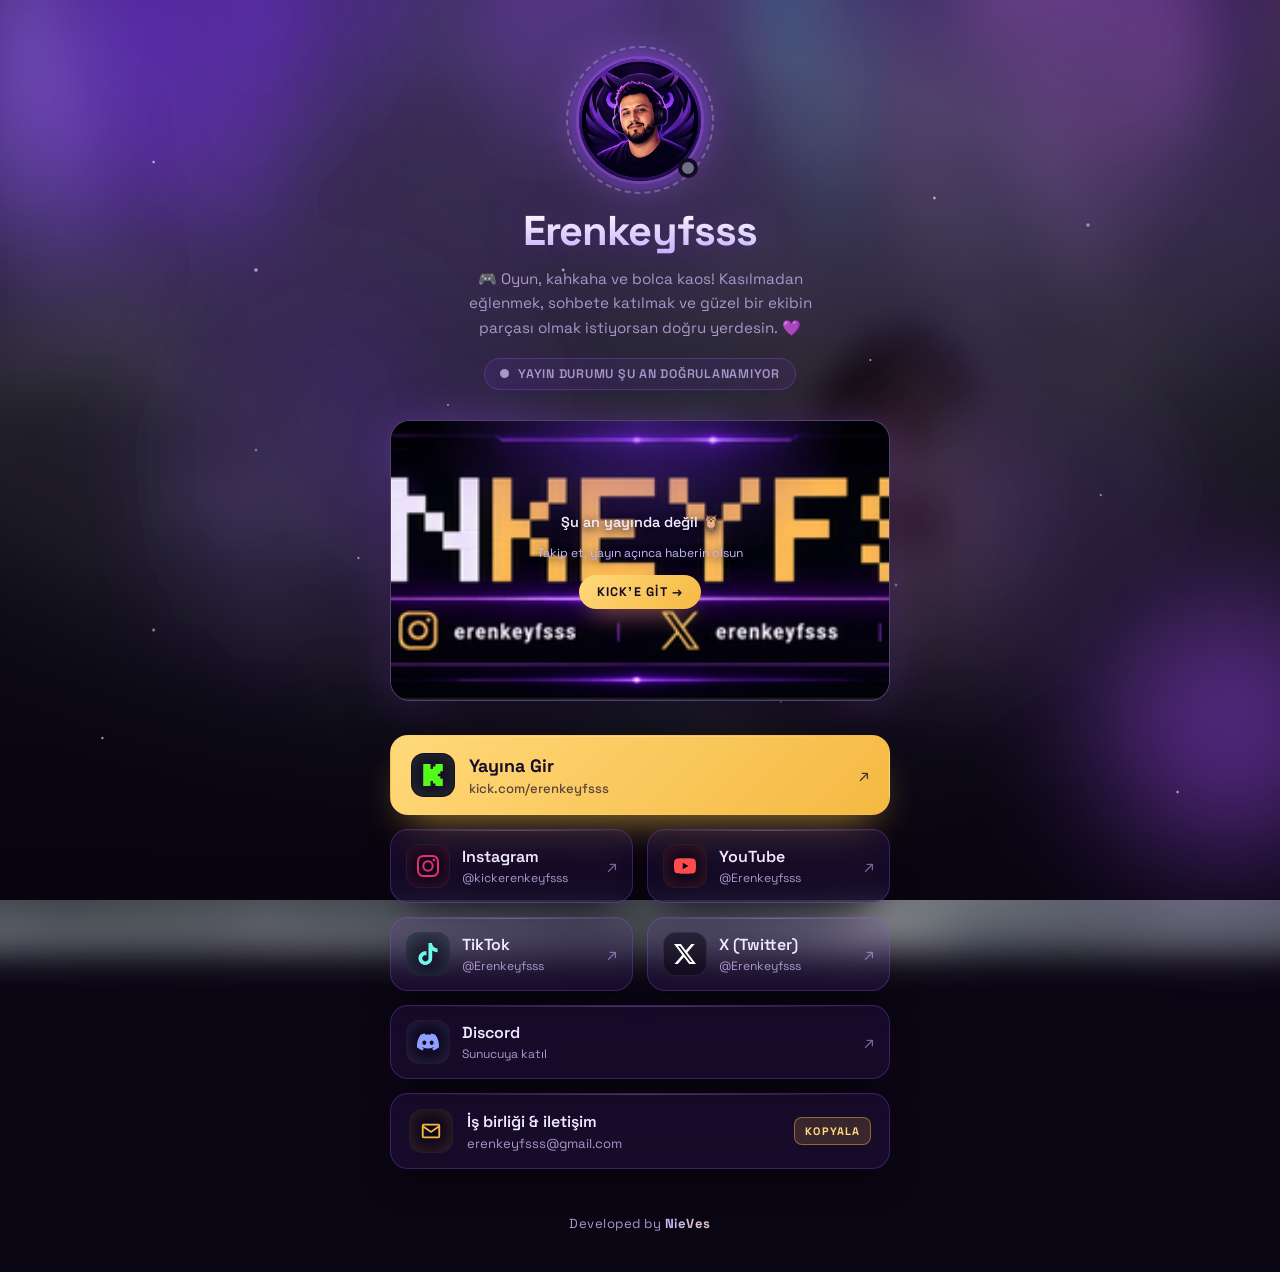
<file: index.html>
<!DOCTYPE html>
<html lang="tr">
<head>
  <meta charset="UTF-8">
  <meta name="viewport" content="width=device-width, initial-scale=1">
  <title>Erenkeyfsss — Tüm Linklerim</title>
  <meta name="description" content="🎮 Oyun, kahkaha ve bolca kaos! Kick, Instagram, YouTube, TikTok, X ve Discord — tüm linklerim tek yerde.">
  <meta name="theme-color" content="#0b0614">

  <!-- Open Graph / sosyal paylaşım -->
  <meta property="og:type" content="profile">
  <meta property="og:title" content="Erenkeyfsss — Tüm Linklerim">
  <meta property="og:description" content="🎮 Oyun, kahkaha ve bolca kaos! Yayına gel, sohbete katıl. 🦉">
  <meta property="og:image" content="assets/banner.webp">

  <!-- Baykuş favicon -->
  <link rel="icon" href="assets/favicon.svg" type="image/svg+xml">

  <link rel="preconnect" href="https://fonts.googleapis.com">
  <link rel="preconnect" href="https://fonts.gstatic.com" crossorigin>
  <link href="https://fonts.googleapis.com/css2?family=Space+Grotesk:wght@400;500;600;700&display=swap" rel="stylesheet">

  <link rel="stylesheet" href="style.css">
</head>
<body>

  <!-- ============ ARKA PLAN KATMANI ============ -->
  <div class="bg" aria-hidden="true">
    <span class="orb orb--1"></span>
    <span class="orb orb--2"></span>
    <span class="orb orb--3"></span>
    <span class="bg__stars"></span>
    <span class="bg__aurora"></span>
    <span class="bg__dust"></span>
  </div>

  <!-- ============ SVG İKON DEPOSU ============ -->
  <svg class="sprite" aria-hidden="true">
    <defs>
      <linearGradient id="g-violet" x1="0" y1="0" x2="0" y2="1">
        <stop offset="0" stop-color="#c084fc"/>
        <stop offset="1" stop-color="#7c3aed"/>
      </linearGradient>
      <linearGradient id="g-gold" x1="0" y1="0" x2="1" y2="1">
        <stop offset="0" stop-color="#ffd97a"/>
        <stop offset="1" stop-color="#f5b942"/>
      </linearGradient>
      <!-- Aurora için gerçekçi büküm filtresi: fraktal gürültü ile
           ışık perdesini dalgalı hale getirir -->
      <filter id="aurora-ripple" x="-30%" y="-30%" width="160%" height="160%">
        <feTurbulence type="fractalNoise" baseFrequency="0.007 0.003"
                      numOctaves="3" seed="7" result="noise"/>
        <feDisplacementMap in="SourceGraphic" in2="noise" scale="160"
                           xChannelSelector="R" yChannelSelector="G"/>
      </filter>
    </defs>

    <!-- Kick -->
    <symbol id="i-kick" viewBox="0 0 24 24">
      <path d="M1.333 0h8v5.333H12V2.667h2.667V0h8v8H20v2.667h-2.667v2.666H20V16h2.667v8h-8v-2.667H12v-2.666H9.333V24h-8Z"/>
    </symbol>

    <!-- Instagram -->
    <symbol id="i-instagram" viewBox="0 0 24 24">
      <path d="M7.03.084c-1.2768.0602-2.1487.264-2.911.5634-.7888.3075-1.4575.72-2.1228 1.3877-.6652.6677-1.075 1.3368-1.3802 2.127-.2954.7638-.4956 1.6365-.552 2.914-.0564 1.2775-.0689 1.6882-.0626 4.947.0062 3.2586.0206 3.6671.0825 4.9473.061 1.2765.264 2.1482.5635 2.9107.308.7889.72 1.4573 1.388 2.1228.6679.6655 1.3365 1.0743 2.1285 1.38.7632.295 1.6361.4961 2.9134.552 1.2773.056 1.6884.069 4.9462.0627 3.2578-.0062 3.668-.0207 4.9478-.0814 1.28-.0607 2.147-.2652 2.9098-.5633.7889-.3086 1.4578-.72 2.1228-1.3881.665-.6682 1.0745-1.3378 1.3795-2.1284.2957-.7632.4966-1.636.552-2.9124.056-1.2809.0692-1.6898.063-4.948-.0063-3.2583-.021-3.6668-.0817-4.9465-.0607-1.2797-.264-2.1487-.5633-2.9117-.3084-.7889-.72-1.4568-1.3876-2.1228C21.2982 1.33 20.628.9208 19.8378.6165 19.074.321 18.2017.1197 16.9244.0645 15.6471.0093 15.236-.005 11.977.0014 8.718.0076 8.31.0215 7.03.0839m.1402 21.6932c-1.17-.0509-1.8053-.2453-2.2287-.408-.5606-.216-.96-.4771-1.3819-.895-.422-.4178-.6811-.8186-.9-1.378-.1644-.4234-.3624-1.058-.4171-2.228-.0595-1.2645-.072-1.6442-.079-4.848-.007-3.2037.0053-3.583.0607-4.848.05-1.169.2456-1.805.408-2.2282.216-.5613.4762-.96.895-1.3816.4188-.4217.8184-.6814 1.3783-.9003.423-.1651 1.0575-.3614 2.227-.4171 1.2655-.06 1.6447-.072 4.848-.079 3.2033-.007 3.5835.005 4.8495.0608 1.169.0508 1.8053.2445 2.228.408.5608.216.96.4754 1.3816.895.4217.4194.6816.8176.9005 1.3787.1653.4217.3617 1.056.4169 2.2263.0602 1.2655.0739 1.645.0796 4.848.0058 3.203-.0055 3.5834-.061 4.848-.051 1.17-.245 1.8055-.408 2.2294-.216.5604-.4763.96-.8954 1.3814-.419.4215-.8181.6811-1.3783.9-.4224.1649-1.0577.3617-2.2262.4174-1.2656.0595-1.6448.072-4.8493.079-3.2045.007-3.5825-.006-4.848-.0608M16.953 5.5864A1.44 1.44 0 1 0 18.39 4.144a1.44 1.44 0 0 0-1.437 1.4424M5.8385 12.012c.0067 3.4032 2.7706 6.1557 6.173 6.1493 3.4026-.0065 6.157-2.7701 6.1506-6.1733-.0065-3.4032-2.771-6.1565-6.174-6.1498-3.403.0067-6.156 2.771-6.1496 6.1738M8 12.0077a4 4 0 1 1 4.008 3.9921A3.9996 3.9996 0 0 1 8 12.0077"/>
    </symbol>

    <!-- YouTube -->
    <symbol id="i-youtube" viewBox="0 0 24 24">
      <path d="M23.498 6.186a3.016 3.016 0 0 0-2.122-2.136C19.505 3.545 12 3.545 12 3.545s-7.505 0-9.377.505A3.017 3.017 0 0 0 .502 6.186C0 8.07 0 12 0 12s0 3.93.502 5.814a3.016 3.016 0 0 0 2.122 2.136c1.871.505 9.376.505 9.376.505s7.505 0 9.377-.505a3.015 3.015 0 0 0 2.122-2.136C24 15.93 24 12 24 12s0-3.93-.502-5.814zM9.545 15.568V8.432L15.818 12l-6.273 3.568z"/>
    </symbol>

    <!-- TikTok -->
    <symbol id="i-tiktok" viewBox="0 0 24 24">
      <path d="M12.525.02c1.31-.02 2.61-.01 3.91-.02.08 1.53.63 3.09 1.75 4.17 1.12 1.11 2.7 1.62 4.24 1.79v4.03c-1.44-.05-2.89-.35-4.2-.97-.57-.26-1.1-.59-1.62-.93-.01 2.92.01 5.84-.02 8.75-.08 1.4-.54 2.79-1.35 3.94-1.31 1.92-3.58 3.17-5.91 3.21-1.43.08-2.86-.31-4.08-1.03-2.02-1.19-3.44-3.37-3.65-5.71-.02-.5-.03-1-.01-1.49.18-1.9 1.12-3.72 2.58-4.96 1.66-1.44 3.98-2.13 6.15-1.72.02 1.48-.04 2.96-.04 4.44-.99-.32-2.15-.23-3.02.37-.63.41-1.11 1.04-1.36 1.75-.21.51-.15 1.07-.14 1.61.24 1.64 1.82 3.02 3.5 2.87 1.12-.01 2.19-.66 2.77-1.61.19-.33.4-.67.41-1.06.1-1.79.06-3.57.07-5.36.01-4.03-.01-8.05.02-12.07z"/>
    </symbol>

    <!-- X -->
    <symbol id="i-x" viewBox="0 0 24 24">
      <path d="M18.901 1.153h3.68l-8.04 9.19L24 22.846h-7.406l-5.8-7.584-6.638 7.584H.474l8.6-9.83L0 1.154h7.594l5.243 6.932ZM17.61 20.644h2.039L6.486 3.24H4.298Z"/>
    </symbol>

    <!-- Discord -->
    <symbol id="i-discord" viewBox="0 0 24 24">
      <path d="M20.317 4.3698a19.7913 19.7913 0 0 0-4.8851-1.5152.0741.0741 0 0 0-.0785.0371c-.211.3753-.4447.8648-.6083 1.2495-1.8447-.2762-3.68-.2762-5.4868 0-.1636-.3933-.4058-.8742-.6177-1.2495a.077.077 0 0 0-.0785-.037 19.7363 19.7363 0 0 0-4.8852 1.515.0699.0699 0 0 0-.0321.0277C.5334 9.0458-.319 13.5799.0992 18.0578a.0824.0824 0 0 0 .0312.0561c2.0528 1.5076 4.0413 2.4228 5.9929 3.0294a.0777.0777 0 0 0 .0842-.0276c.4616-.6304.8731-1.2952 1.226-1.9942a.076.076 0 0 0-.0416-.1057c-.6528-.2476-1.2743-.5495-1.8722-.8923a.077.077 0 0 1-.0076-.1277c.1258-.0943.2517-.1923.3718-.2914a.0743.0743 0 0 1 .0776-.0105c3.9278 1.7933 8.18 1.7933 12.0614 0a.0739.0739 0 0 1 .0785.0095c.1202.099.246.1981.3728.2924a.077.077 0 0 1-.0066.1276 12.2986 12.2986 0 0 1-1.873.8914.0766.0766 0 0 0-.0407.1067c.3604.698.7719 1.3628 1.225 1.9932a.076.076 0 0 0 .0842.0286c1.961-.6067 3.9495-1.5219 6.0023-3.0294a.077.077 0 0 0 .0313-.0552c.5004-5.177-.8382-9.6739-3.5485-13.6604a.061.061 0 0 0-.0312-.0286zM8.02 15.3312c-1.1825 0-2.1569-1.0857-2.1569-2.419 0-1.3332.9555-2.4189 2.157-2.4189 1.2108 0 2.1757 1.0952 2.1568 2.419 0 1.3332-.9555 2.4189-2.1569 2.4189zm7.9748 0c-1.1825 0-2.1569-1.0857-2.1569-2.419 0-1.3332.9554-2.4189 2.1569-2.4189 1.2108 0 2.1757 1.0952 2.1568 2.419 0 1.3332-.946 2.4189-2.1568 2.4189Z"/>
    </symbol>

    <!-- E-posta -->
    <symbol id="i-mail" viewBox="0 0 24 24">
      <path d="M4 5h16a1 1 0 0 1 1 1v12a1 1 0 0 1-1 1H4a1 1 0 0 1-1-1V6a1 1 0 0 1 1-1Z" fill="none" stroke="currentColor" stroke-width="2"/>
      <path d="m3.5 7 8.5 6 8.5-6" fill="none" stroke="currentColor" stroke-width="2" stroke-linecap="round"/>
    </symbol>

    <!-- Baykuş mascot'ı -->
    <symbol id="i-owl" viewBox="0 0 200 200">
      <g>
        <!-- kulak tüyleri -->
        <path d="M30 82 L40 14 L84 62 Z" fill="url(#g-violet)"/>
        <path d="M170 82 L160 14 L116 62 Z" fill="url(#g-violet)"/>
        <path d="M44 76 L52 34 L76 60 Z" fill="#4c1d95"/>
        <path d="M156 76 L148 34 L124 60 Z" fill="#4c1d95"/>
        <!-- kafa -->
        <path d="M100 32 C152 32 178 68 178 112 C178 158 143 184 100 184 C57 184 22 158 22 112 C22 68 48 32 100 32 Z" fill="url(#g-violet)"/>
        <!-- alın deseni -->
        <path d="M100 44 C128 44 150 62 156 88 C142 74 122 66 100 66 C78 66 58 74 44 88 C50 62 72 44 100 44 Z" fill="#4c1d95"/>
        <!-- yüz diski -->
        <circle cx="72" cy="112" r="36" fill="#2e1065"/>
        <circle cx="128" cy="112" r="36" fill="#2e1065"/>
        <!-- kaşlar -->
        <path d="M40 96 L74 82 L72 100 L44 108 Z" fill="#1e0b3a"/>
        <path d="M160 96 L126 82 L128 100 L156 108 Z" fill="#1e0b3a"/>
        <!-- gözler -->
        <circle cx="72" cy="112" r="22" fill="#f5f0ff"/>
        <circle cx="128" cy="112" r="22" fill="#f5f0ff"/>
        <circle cx="72" cy="112" r="13" fill="url(#g-gold)"/>
        <circle cx="128" cy="112" r="13" fill="url(#g-gold)"/>
        <circle cx="72" cy="112" r="6" fill="#12071f"/>
        <circle cx="128" cy="112" r="6" fill="#12071f"/>
        <circle cx="76" cy="107" r="3" fill="#fff"/>
        <circle cx="132" cy="107" r="3" fill="#fff"/>
        <!-- gaga -->
        <path d="M100 124 L111 146 L100 158 L89 146 Z" fill="url(#g-gold)"/>
        <!-- göğüs tüyleri -->
        <path d="M74 166 L84 178 L94 166 L100 178 L106 166 L116 178 L126 166" fill="none" stroke="#4c1d95" stroke-width="5" stroke-linecap="round" stroke-linejoin="round"/>
      </g>
    </symbol>
  </svg>

  <!-- ============ SAYFA ============ -->
  <div class="page">

    <header class="hero">
      <div class="avatar">
        <img src="assets/avatar.webp" alt="Erenkeyfsss profil fotoğrafı" width="128" height="128">
        <span class="avatar__ring" aria-hidden="true"></span>
        <span class="avatar__status" id="statusDot" data-state="unknown" title="Yayın durumu"></span>
      </div>

      <h1 class="hero__name">Erenkeyfsss</h1>
      <p class="hero__bio">🎮 Oyun, kahkaha ve bolca kaos! Kasılmadan eğlenmek, sohbete katılmak ve güzel bir ekibin parçası olmak istiyorsan doğru yerdesin. 💜</p>

      <div class="live" id="liveBadge" data-state="checking">
        <span class="live__dot" aria-hidden="true"></span>
        <span class="live__text">Yayın durumu kontrol ediliyor…</span>
      </div>
    </header>

    <!-- ============ YAYIN: canlıyken player, değilse son yayın ============ -->
    <section class="stream" id="stream" data-state="loading" aria-label="Yayın">
      <div class="stream__frame" id="streamFrame">
        <div class="stream__loading">
          <span class="stream__spinner" aria-hidden="true"></span>
          Yayın durumu kontrol ediliyor…
        </div>
      </div>
      <p class="stream__caption" id="streamCaption" hidden></p>
    </section>

    <main>
      <!-- ANA CTA: KICK -->
      <a class="card card--kick" href="https://kick.com/erenkeyfsss" target="_blank" rel="noopener">
        <span class="card__icon card__icon--kick"><svg viewBox="0 0 24 24"><use href="#i-kick"/></svg></span>
        <span class="card__body">
          <span class="card__title">Yayına Gir</span>
          <span class="card__sub">kick.com/erenkeyfsss</span>
        </span>
        <span class="card__go" aria-hidden="true">↗</span>
      </a>

      <!-- SOSYAL -->
      <nav class="grid" aria-label="Sosyal medya linkleri">

        <a class="card" href="https://www.instagram.com/kickerenkeyfsss/" target="_blank" rel="noopener">
          <span class="card__icon card__icon--ig"><svg viewBox="0 0 24 24"><use href="#i-instagram"/></svg></span>
          <span class="card__body">
            <span class="card__title">Instagram</span>
            <span class="card__sub">@kickerenkeyfsss</span>
          </span>
          <span class="card__go" aria-hidden="true">↗</span>
        </a>

        <a class="card" href="https://www.youtube.com/@Erenkeyfsss" target="_blank" rel="noopener">
          <span class="card__icon card__icon--yt"><svg viewBox="0 0 24 24"><use href="#i-youtube"/></svg></span>
          <span class="card__body">
            <span class="card__title">YouTube</span>
            <span class="card__sub">@Erenkeyfsss</span>
          </span>
          <span class="card__go" aria-hidden="true">↗</span>
        </a>

        <a class="card" href="https://www.tiktok.com/@Erenkeyfsss" target="_blank" rel="noopener">
          <span class="card__icon card__icon--tt"><svg viewBox="0 0 24 24"><use href="#i-tiktok"/></svg></span>
          <span class="card__body">
            <span class="card__title">TikTok</span>
            <span class="card__sub">@Erenkeyfsss</span>
          </span>
          <span class="card__go" aria-hidden="true">↗</span>
        </a>

        <a class="card" href="https://x.com/Erenkeyfsss" target="_blank" rel="noopener">
          <span class="card__icon card__icon--x"><svg viewBox="0 0 24 24"><use href="#i-x"/></svg></span>
          <span class="card__body">
            <span class="card__title">X (Twitter)</span>
            <span class="card__sub">@Erenkeyfsss</span>
          </span>
          <span class="card__go" aria-hidden="true">↗</span>
        </a>

        <a class="card card--discord" id="discordCard" href="#" data-discord>
          <span class="card__icon card__icon--dc"><svg viewBox="0 0 24 24"><use href="#i-discord"/></svg></span>
          <span class="card__body">
            <span class="card__title">Discord</span>
            <span class="card__sub">Sunucuya katıl</span>
          </span>
          <span class="card__go" aria-hidden="true">↗</span>
        </a>

      </nav>

      <!-- E-POSTA -->
      <button class="card card--mail" id="copyMail" type="button">
        <span class="card__icon card__icon--mail"><svg viewBox="0 0 24 24"><use href="#i-mail"/></svg></span>
        <span class="card__body">
          <span class="card__title">İş birliği & iletişim</span>
          <span class="card__sub">erenkeyfsss@gmail.com</span>
        </span>
        <span class="card__go card__go--copy" aria-hidden="true">KOPYALA</span>
      </button>
    </main>

    <footer class="footer">
      <p class="footer__credit">Developed by <a href="https://www.instagram.com/cesurdrnn/" target="_blank" rel="noopener">NieVes</a></p>
    </footer>
  </div>

  <div class="toast" id="toast" role="status" aria-live="polite"></div>

  <script src="script.js"></script>
</body>
</html>
</file>
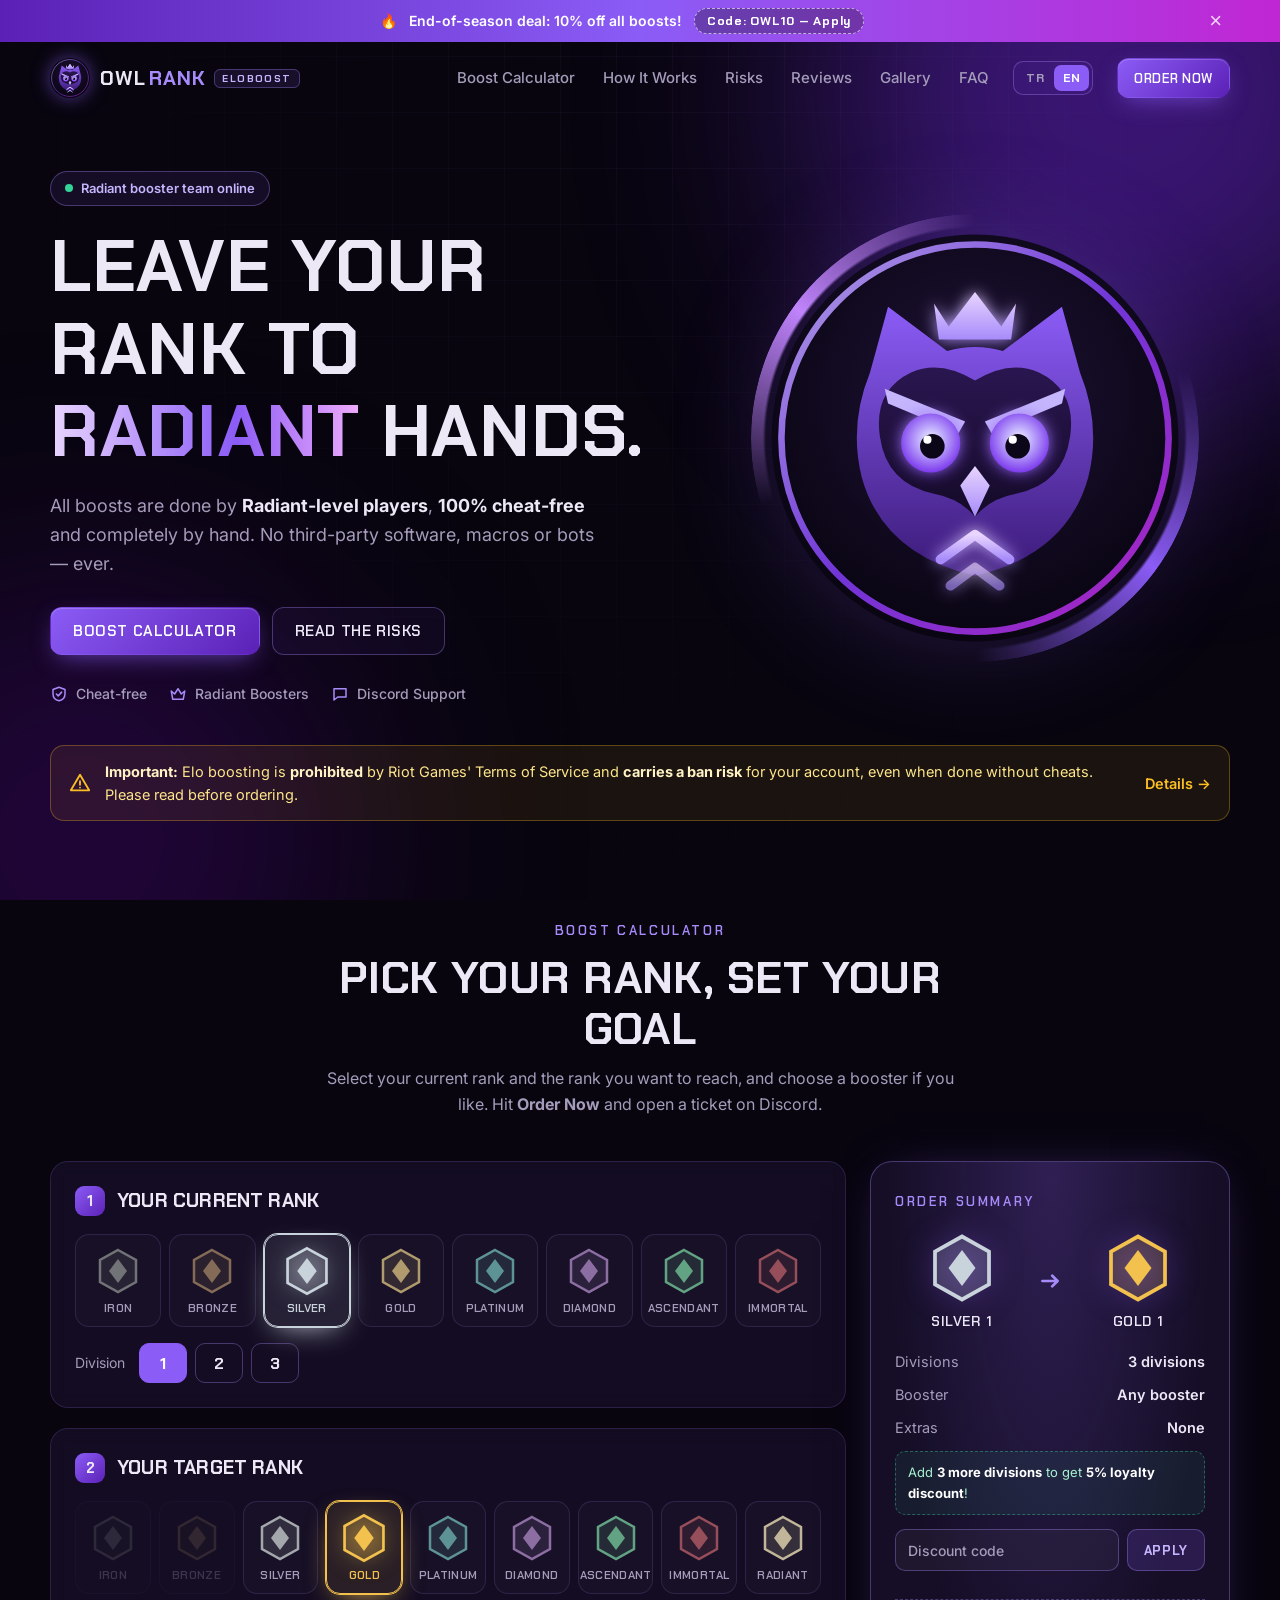
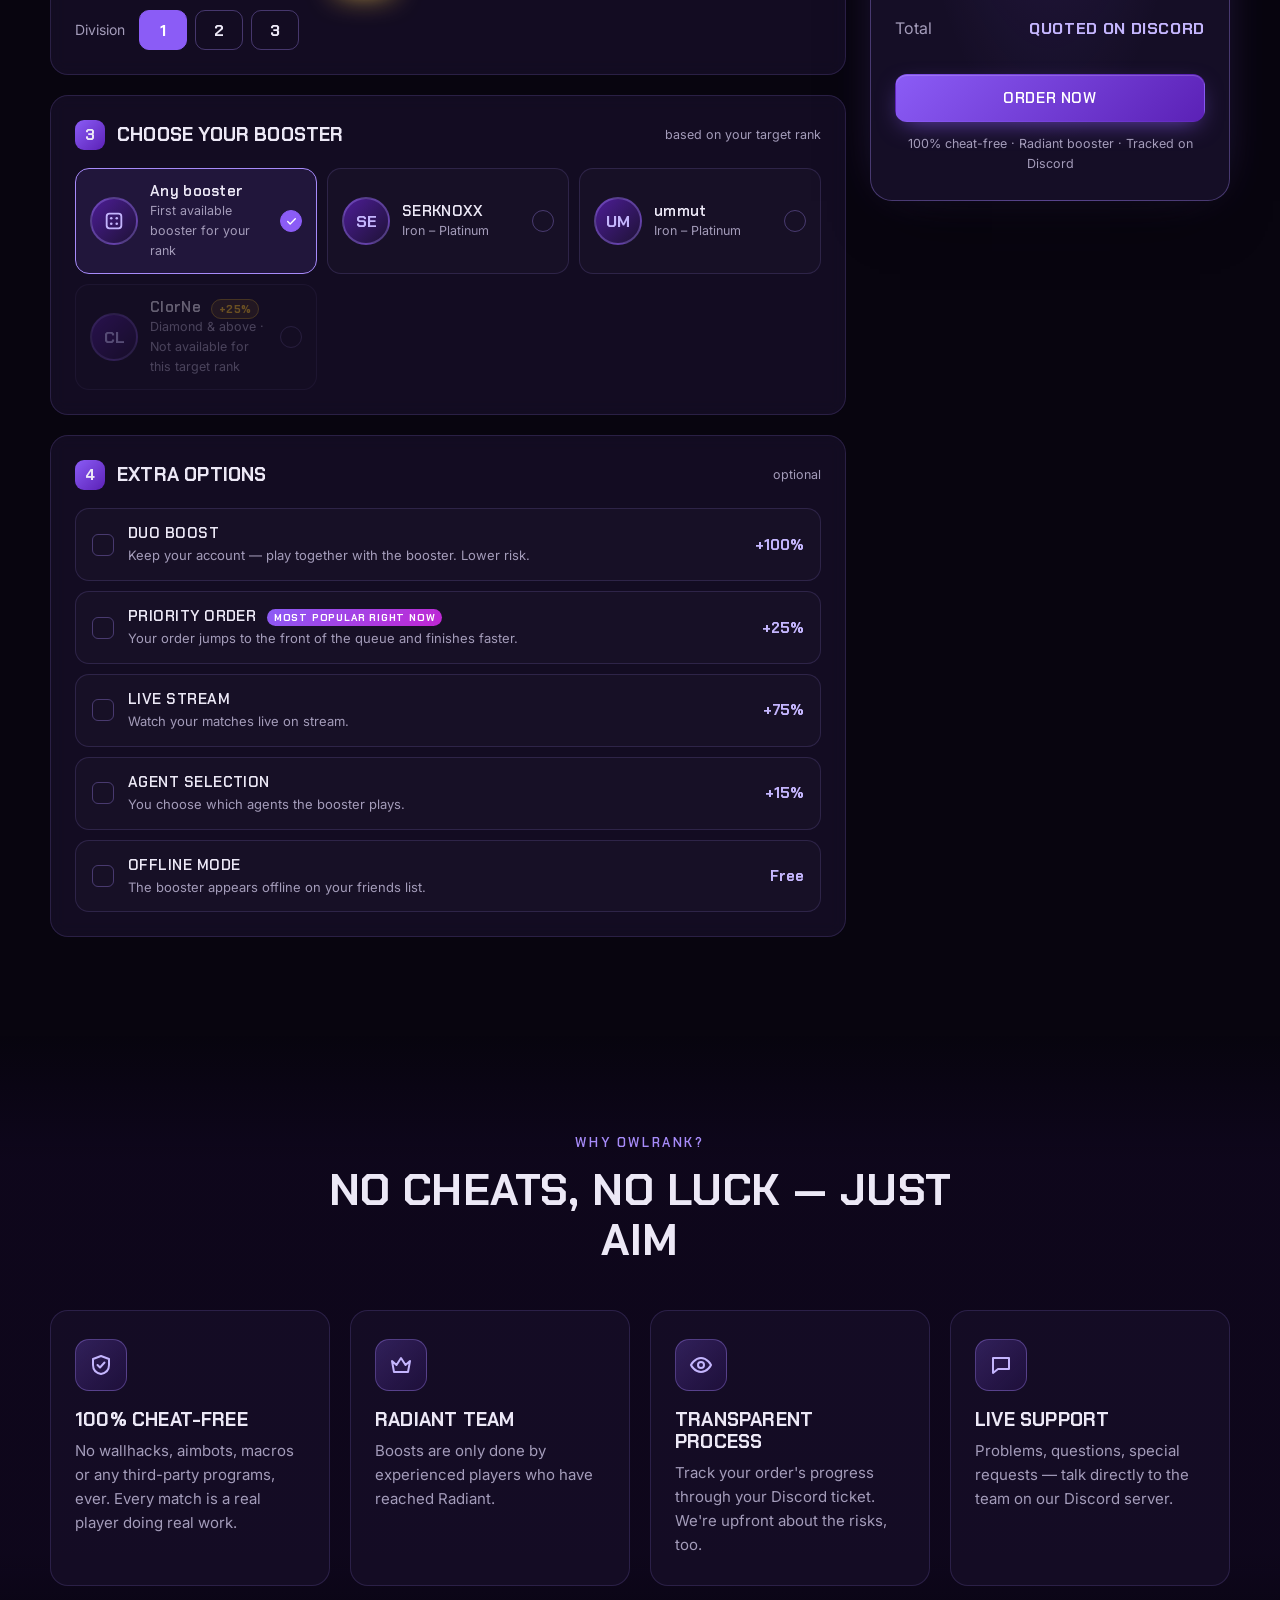
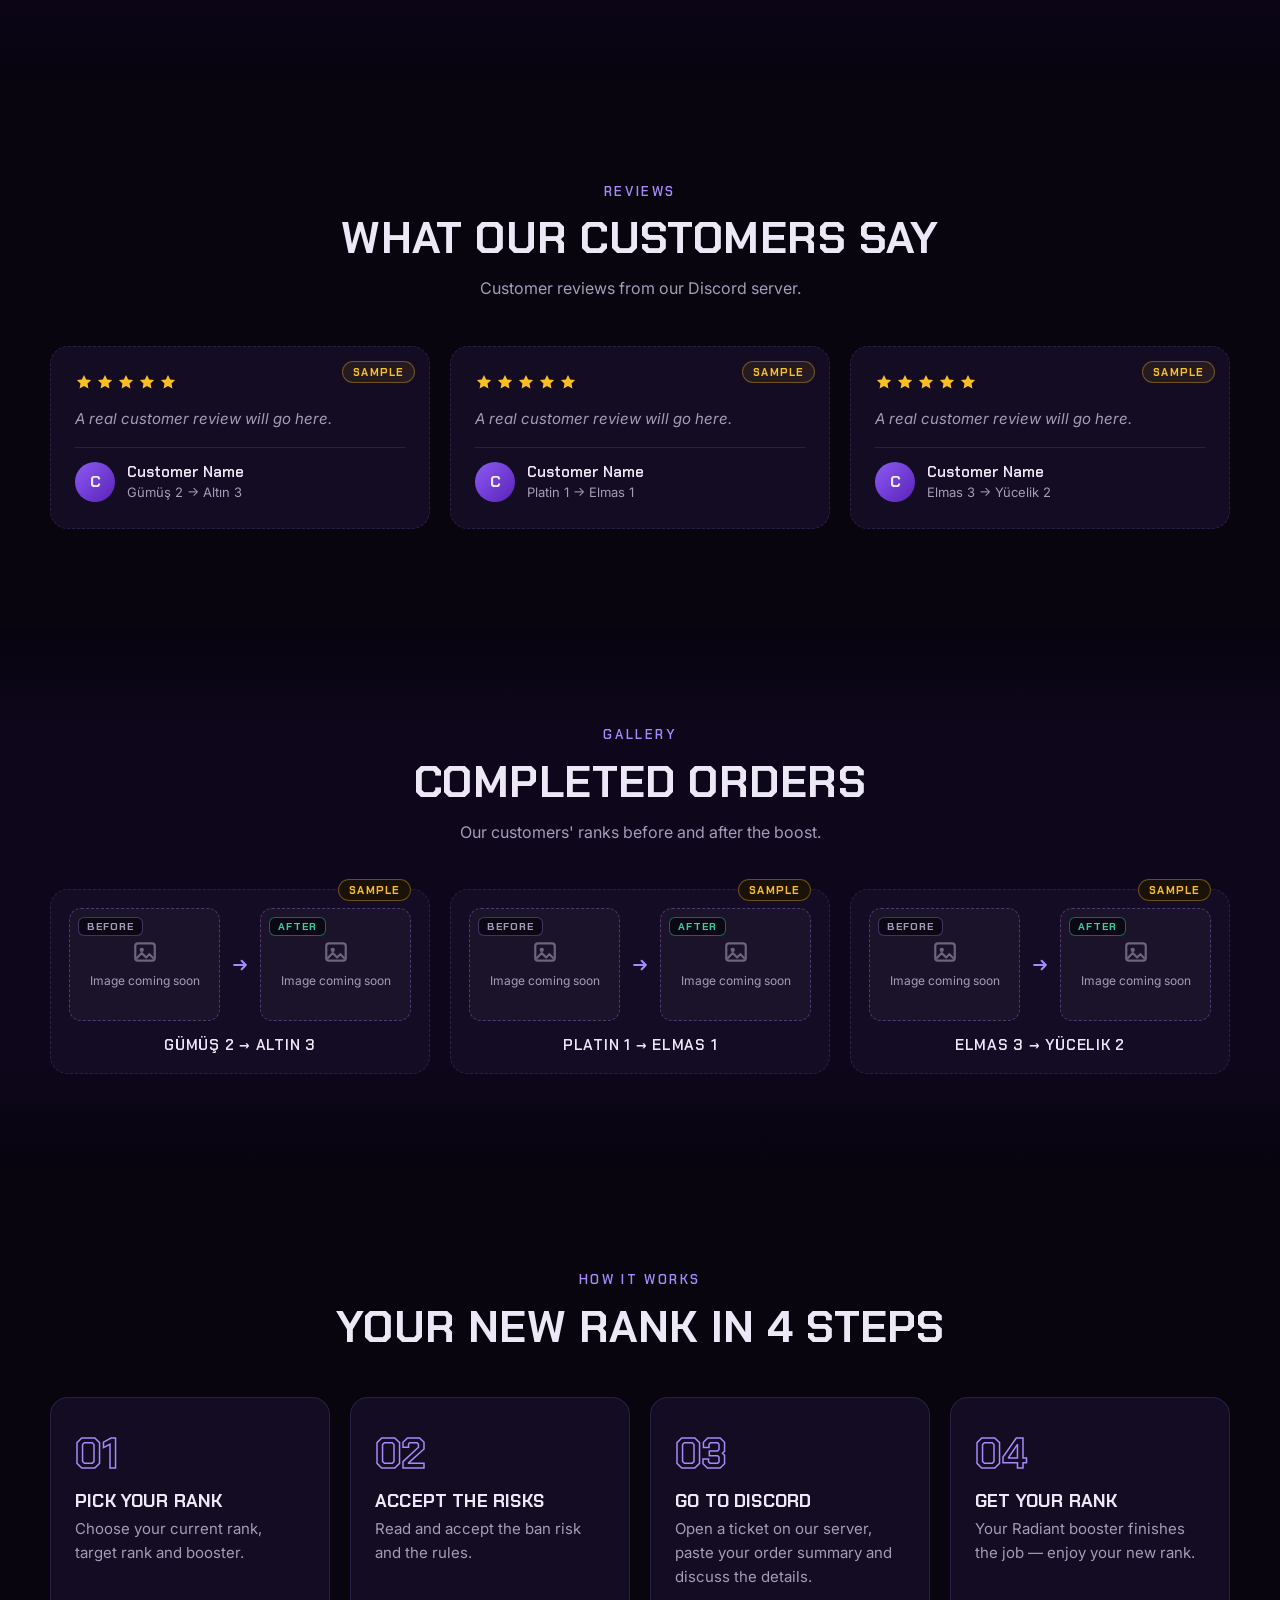
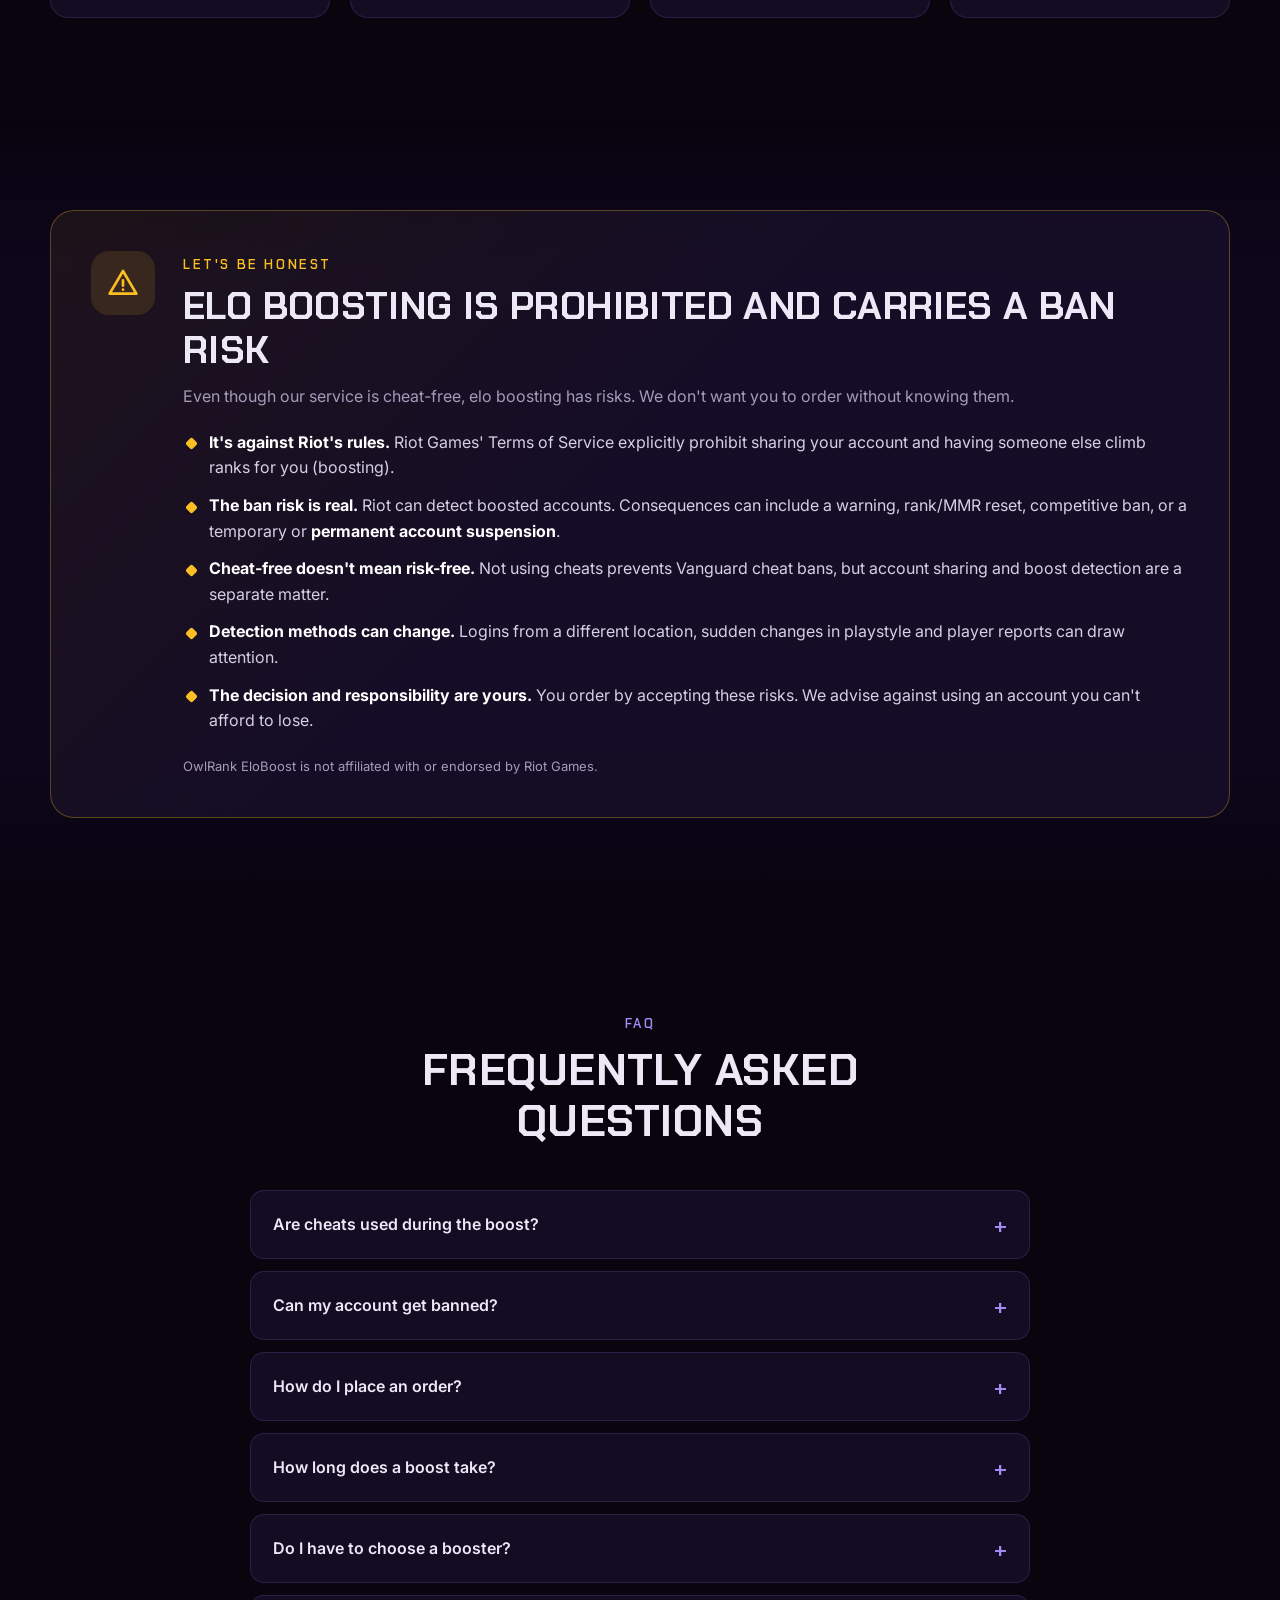
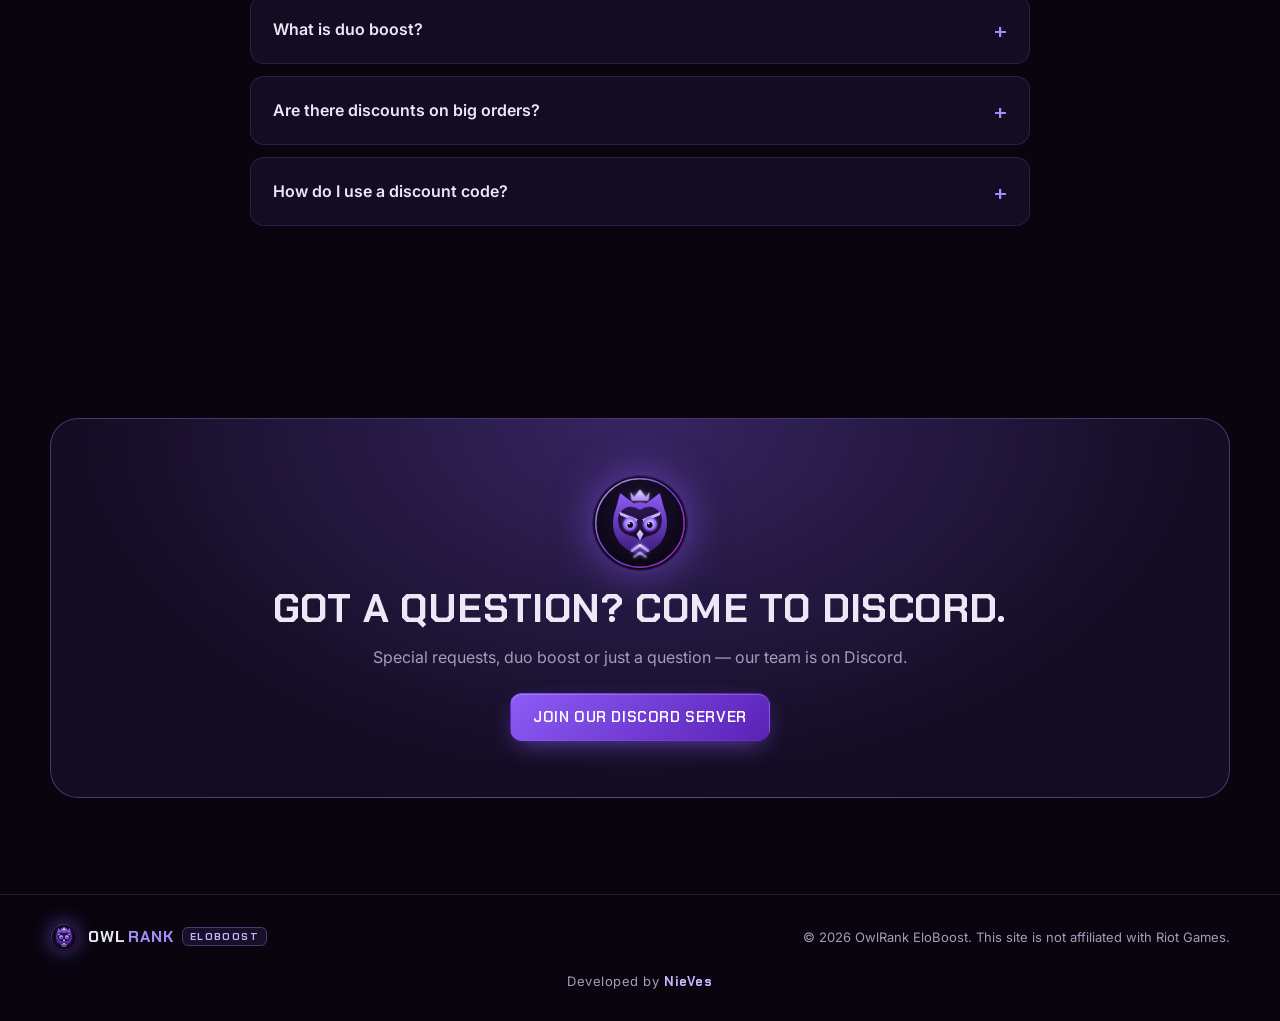
<file: boost/index.html>
<!DOCTYPE html>
<html lang="tr">
<head>
  <meta charset="UTF-8">
  <meta name="viewport" content="width=device-width, initial-scale=1">
  <title>OwlRank EloBoost — Valorant Elo Boost</title>
  <meta name="description" content="Radiant oyuncular tarafından, hilesiz ve tamamen el emeğiyle Valorant elo boost. Rankını ve hedefini seç, booster'ını belirle.">
  <meta name="theme-color" content="#08050f">
  <meta property="og:title" content="OwlRank EloBoost — Valorant Elo Boost">
  <meta property="og:description" content="Radiant booster kadrosu, hilesiz boost. Rankını seç, sipariş Discord üzerinden.">
  <meta property="og:image" content="assets/owlrank-logo.png">
  <link rel="icon" href="assets/owlrank-logo.svg" type="image/svg+xml">
  <link rel="alternate icon" href="assets/favicon.png" type="image/png">

  <link rel="preconnect" href="https://fonts.googleapis.com">
  <link rel="preconnect" href="https://fonts.gstatic.com" crossorigin>
  <link href="https://fonts.googleapis.com/css2?family=Chakra+Petch:wght@500;600;700&family=Inter:wght@400;500;600;700&display=swap" rel="stylesheet">
  <link rel="stylesheet" href="style.css">
</head>
<body>

  <div class="bg" aria-hidden="true">
    <span class="bg__glow bg__glow--1"></span>
    <span class="bg__glow bg__glow--2"></span>
    <span class="bg__grid"></span>
  </div>

  <!-- ============ KAMPANYA BANDI (script.js > CAMPAIGN) ============ -->
  <div class="promo" id="promo" hidden>
    <div class="container promo__inner">
      <span class="promo__icon" aria-hidden="true">🔥</span>
      <p class="promo__text" id="promoText"></p>
      <button class="promo__code" id="promoCode" type="button"></button>
      <button class="promo__x" id="promoClose" type="button" aria-label="Kapat" data-i18n-aria="close">×</button>
    </div>
  </div>

  <!-- ============ ÜST MENÜ ============ -->
  <header class="nav" id="top">
    <div class="container nav__inner">
      <a href="#top" class="brand">
        <img src="assets/owlrank-logo.svg" alt="" width="40" height="40">
        <span>OWL<b>RANK</b><small>ELOBOOST</small></span>
      </a>
      <nav class="nav__links" id="navLinks">
        <a href="#boost" data-i18n="nav.boost">Boost Hesapla</a>
        <a href="#nasil" data-i18n="nav.how">Nasıl Çalışır</a>
        <a href="#risk" data-i18n="nav.risk">Riskler</a>
        <a href="#yorumlar" data-i18n="nav.reviews">Yorumlar</a>
        <a href="#galeri" data-i18n="nav.gallery">Galeri</a>
        <a href="#sss" data-i18n="nav.faq">SSS</a>
      </nav>
      <div class="lang" role="group" aria-label="Dil / Language">
        <button type="button" data-lang="tr">TR</button>
        <button type="button" data-lang="en">EN</button>
      </div>
      <a href="#boost" class="btn btn--primary btn--sm nav__cta" data-i18n="cta.order">Sipariş Ver</a>
      <button class="nav__burger" id="burger" aria-label="Menüyü aç" data-i18n-aria="menu" aria-expanded="false">
        <span></span><span></span><span></span>
      </button>
    </div>
  </header>

  <main>
    <!-- ============ HERO ============ -->
    <section class="hero">
      <div class="container hero__inner">
        <div class="hero__text">
          <span class="pill"><span class="dot"></span> <span data-i18n="hero.pill">Radiant booster kadrosu aktif</span></span>
          <h1 data-i18n="hero.title">Rankını <span class="grad">Radiant</span> ellere bırak.</h1>
          <p class="lead" data-i18n="hero.lead">
            Tüm boostlarımız <strong>Radiant seviyesindeki oyuncular</strong> tarafından,
            <strong>%100 hilesiz</strong> ve tamamen el emeğiyle yapılır. Hiçbir üçüncü parti
            yazılım, makro ya da bot kullanılmaz.
          </p>
          <div class="hero__actions">
            <a href="#boost" class="btn btn--primary" data-i18n="nav.boost">Boost Hesapla</a>
            <a href="#risk" class="btn btn--ghost" data-i18n="hero.risk">Riskleri Oku</a>
          </div>
          <ul class="hero__badges">
            <li><svg><use href="#i-shield"/></svg><span data-i18n="badge.cheat">Hilesiz</span></li>
            <li><svg><use href="#i-crown"/></svg><span data-i18n="badge.radiant">Radiant Booster</span></li>
            <li><svg><use href="#i-chat"/></svg><span data-i18n="badge.discord">Discord Destek</span></li>
          </ul>
        </div>
        <div class="hero__logo">
          <div class="logo-ring">
            <img src="assets/owlrank-logo.svg" alt="OwlRank EloBoost" width="420" height="420">
          </div>
        </div>
      </div>
    </section>

    <!-- ============ KISA RİSK BANDI ============ -->
    <div class="container">
      <a href="#risk" class="warn-strip">
        <svg><use href="#i-alert"/></svg>
        <p data-i18n="warn.text"><strong>Önemli:</strong> Elo boost, Riot Games kullanım şartlarına göre <strong>yasaktır</strong>
          ve hilesiz yapılsa bile hesabın için <strong>ban riski taşır</strong>. Sipariş vermeden önce lütfen okuyun.</p>
        <span class="warn-strip__more" data-i18n="warn.more">Detaylar →</span>
      </a>
    </div>

    <!-- ============ BOOST HESAPLA ============ -->
    <section class="section" id="boost">
      <div class="container">
        <div class="section__head">
          <span class="eyebrow" data-i18n="nav.boost">Boost Hesapla</span>
          <h2 data-i18n="calc.title">Rankını seç, hedefini belirle</h2>
          <p data-i18n="calc.sub">Şu anki rankını ve ulaşmak istediğin rankı seç, istersen booster'ını da belirle. <strong>Sipariş Ver</strong>'e bas, Discord'da ticket aç.</p>
        </div>

        <div class="calc">
          <div class="calc__main">
            <!-- 1. Mevcut rank -->
            <div class="calc__block">
              <div class="calc__title"><span class="calc__no">1</span><h3 data-i18n="calc.from">Şu anki rankın</h3></div>
              <div class="rank-grid" id="fromRanks" role="radiogroup" aria-label="Şu anki rank" data-i18n-aria="calc.from"></div>
              <div class="divs" id="fromDivs" role="radiogroup"></div>
            </div>

            <!-- 2. Hedef rank -->
            <div class="calc__block">
              <div class="calc__title"><span class="calc__no">2</span><h3 data-i18n="calc.to">Hedef rankın</h3></div>
              <div class="rank-grid" id="toRanks" role="radiogroup" aria-label="Hedef rank" data-i18n-aria="calc.to"></div>
              <div class="divs" id="toDivs" role="radiogroup"></div>
            </div>

            <!-- 3. Booster -->
            <div class="calc__block">
              <div class="calc__title"><span class="calc__no">3</span><h3 data-i18n="calc.booster">Booster'ını seç</h3><span class="calc__opt" data-i18n="calc.boosterHint">hedef rankına göre</span></div>
              <div class="boosters" id="boosters" role="radiogroup" aria-label="Booster"></div>
            </div>

            <!-- 4. Ekstralar -->
            <div class="calc__block">
              <div class="calc__title"><span class="calc__no">4</span><h3 data-i18n="calc.extras">Ekstra seçenekler</h3><span class="calc__opt" data-i18n="calc.optional">isteğe bağlı</span></div>
              <div class="extras" id="extras"></div>
            </div>
          </div>

          <!-- Özet -->
          <aside class="summary" aria-live="polite">
            <span class="eyebrow" data-i18n="sum.title">Sipariş Özeti</span>
            <div class="summary__ranks">
              <div class="summary__rank" id="sumFrom"></div>
              <svg class="summary__arrow"><use href="#i-arrow"/></svg>
              <div class="summary__rank" id="sumTo"></div>
            </div>
            <dl class="summary__list">
              <div><dt data-i18n="sum.steps">Atlanacak kademe</dt><dd id="sumSteps">–</dd></div>
              <div><dt>Booster</dt><dd id="sumBooster">–</dd></div>
              <div><dt data-i18n="sum.extras">Ekstralar</dt><dd id="sumExtras">–</dd></div>
              <div class="summary__high" id="sumHighRow" hidden><dt data-i18n="sum.high">Elmas+ farkı</dt><dd id="sumHigh">–</dd></div>
              <div class="summary__disc" id="sumLoyalRow" hidden><dt data-i18n="sum.loyalty">Sadakat indirimi</dt><dd id="sumLoyal">–</dd></div>
              <div class="summary__disc" id="sumDiscRow" hidden><dt data-i18n="sum.discount">İndirim</dt><dd id="sumDisc">–</dd></div>
            </dl>
            <p class="loyal-hint" id="loyalHint" hidden></p>

            <!-- İndirim kodu -->
            <form class="coupon" id="couponForm" autocomplete="off">
              <input type="text" id="couponInput" placeholder="İndirim kodu" data-i18n-ph="coupon.ph" aria-label="İndirim kodu" data-i18n-aria="coupon.ph" maxlength="24">
              <button type="submit" class="coupon__btn" data-i18n="coupon.apply">Uygula</button>
            </form>
            <p class="coupon__msg" id="couponMsg" role="status"></p>

            <div class="summary__price">
              <span data-i18n="sum.total">Toplam</span>
              <span class="summary__amount"><s id="sumOld" hidden></s><strong id="sumPrice">–</strong></span>
            </div>
            <button class="btn btn--primary btn--block" id="orderBtn" data-i18n="cta.order">Sipariş Ver</button>
            <p class="summary__note" data-i18n="sum.note">%100 hilesiz · Radiant booster · Discord'dan takip</p>
          </aside>
        </div>
      </div>
    </section>

    <!-- ============ NEDEN BİZ ============ -->
    <section class="section section--alt">
      <div class="container">
        <div class="section__head">
          <span class="eyebrow" data-i18n="why.eyebrow">Neden OwlRank?</span>
          <h2 data-i18n="why.title">Hile yok, şans yok — sadece aim</h2>
        </div>
        <div class="features">
          <article class="feature">
            <div class="feature__icon"><svg><use href="#i-shield"/></svg></div>
            <h3 data-i18n="why.1t">%100 Hilesiz</h3>
            <p data-i18n="why.1p">Wallhack, aimbot, makro ya da herhangi bir üçüncü parti program asla kullanılmaz. Her maç gerçek oyuncu, gerçek el emeği.</p>
          </article>
          <article class="feature">
            <div class="feature__icon"><svg><use href="#i-crown"/></svg></div>
            <h3 data-i18n="why.2t">Radiant Kadro</h3>
            <p data-i18n="why.2p">Boostlar yalnızca Radiant seviyesine ulaşmış, deneyimli oyuncular tarafından yapılır.</p>
          </article>
          <article class="feature">
            <div class="feature__icon"><svg><use href="#i-eye"/></svg></div>
            <h3 data-i18n="why.3t">Şeffaf Süreç</h3>
            <p data-i18n="why.3p">Siparişinin ilerleyişini Discord ticket'ı üzerinden takip edersin. Riskleri de saklamadan açıkça söylüyoruz.</p>
          </article>
          <article class="feature">
            <div class="feature__icon"><svg><use href="#i-chat"/></svg></div>
            <h3 data-i18n="why.4t">Canlı Destek</h3>
            <p data-i18n="why.4p">Sorun, soru, özel istek — Discord sunucumuzda doğrudan ekiple konuşursun.</p>
          </article>
        </div>
      </div>
    </section>

    <!-- ============ YORUMLAR ============ -->
    <section class="section" id="yorumlar">
      <div class="container">
        <div class="section__head">
          <span class="eyebrow" data-i18n="nav.reviews">Yorumlar</span>
          <h2 data-i18n="rev.title">Müşterilerimiz ne diyor?</h2>
          <p data-i18n="rev.sub">Discord sunucumuzdaki müşteri yorumları.</p>
        </div>
        <div class="reviews" id="reviews"></div>
      </div>
    </section>

    <!-- ============ GALERİ ============ -->
    <section class="section section--alt" id="galeri">
      <div class="container">
        <div class="section__head">
          <span class="eyebrow" data-i18n="nav.gallery">Galeri</span>
          <h2 data-i18n="gal.title">Tamamlanan siparişler</h2>
          <p data-i18n="gal.sub">Müşterilerimizin boost öncesi ve sonrası rankları.</p>
        </div>
        <div class="gallery" id="gallery"></div>
      </div>
    </section>

    <!-- ============ NASIL ÇALIŞIR ============ -->
    <section class="section" id="nasil">
      <div class="container">
        <div class="section__head">
          <span class="eyebrow" data-i18n="how.eyebrow">Nasıl Çalışır?</span>
          <h2 data-i18n="how.title">4 adımda yeni rankına</h2>
        </div>
        <ol class="steps">
          <li class="step"><span class="step__no">01</span><h3 data-i18n="how.1t">Rankını seç</h3><p data-i18n="how.1p">Şu anki rankını, hedef rankını ve booster'ını seç.</p></li>
          <li class="step"><span class="step__no">02</span><h3 data-i18n="how.2t">Riskleri onayla</h3><p data-i18n="how.2p">Ban riskini ve kuralları okuyup kabul et.</p></li>
          <li class="step"><span class="step__no">03</span><h3 data-i18n="how.3t">Discord'a geç</h3><p data-i18n="how.3p">Sunucumuzda ticket aç, sipariş özetini yapıştır, detayları konuş.</p></li>
          <li class="step"><span class="step__no">04</span><h3 data-i18n="how.4t">Rankını al</h3><p data-i18n="how.4p">Radiant booster işini bitirir, sen yeni rankının tadını çıkar.</p></li>
        </ol>
      </div>
    </section>

    <!-- ============ RİSK / UYARI ============ -->
    <section class="section section--alt" id="risk">
      <div class="container">
        <div class="risk">
          <div class="risk__icon"><svg><use href="#i-alert"/></svg></div>
          <div>
            <span class="eyebrow eyebrow--warn" data-i18n="risk.eyebrow">Dürüst olalım</span>
            <h2 data-i18n="risk.title">Elo boost yasaktır ve ban riski vardır</h2>
            <p class="risk__lead" data-i18n="risk.lead">Hizmetimiz hilesiz olsa da elo boost'un riskleri vardır. Bunu bilmeden sipariş vermeni istemeyiz.</p>
            <ul class="risk__list">
              <li data-i18n="risk.1"><strong>Riot kurallarına aykırıdır.</strong> Riot Games'in Hizmet Şartları, hesabın başkasıyla paylaşılmasını ve başkasının senin yerine rank kasmasını (boosting) açıkça yasaklar.</li>
              <li data-i18n="risk.2"><strong>Ban riski gerçektir.</strong> Riot boost yapılmış hesapları tespit edebilir. Sonuç; uyarı, rank/MMR sıfırlama, dereceli yasağı, geçici ya da <strong>kalıcı hesap kapatma</strong> olabilir.</li>
              <li data-i18n="risk.3"><strong>Hilesiz olmak riski sıfırlamaz.</strong> Hile kullanılmaması Vanguard kaynaklı hile banlarını önler; ancak hesap paylaşımı ve boost tespiti ayrı bir konudur.</li>
              <li data-i18n="risk.4"><strong>Tespit yöntemleri değişebilir.</strong> Farklı konumdan giriş, oynanış tarzındaki ani değişim ve şikayetler (report) dikkat çekebilir.</li>
              <li data-i18n="risk.5"><strong>Karar ve sorumluluk senindir.</strong> Bu riskleri kabul ederek sipariş verirsin. Kaybetmekten korktuğun, çok değerli bir hesapla işlem yapmamanı tavsiye ederiz.</li>
            </ul>
            <p class="risk__foot" data-i18n="risk.foot">OwlRank EloBoost, Riot Games ile bağlantılı değildir ve Riot Games tarafından onaylanmamıştır.</p>
          </div>
        </div>
      </div>
    </section>

    <!-- ============ SSS ============ -->
    <section class="section" id="sss">
      <div class="container container--narrow">
        <div class="section__head">
          <span class="eyebrow" data-i18n="nav.faq">SSS</span>
          <h2 data-i18n="faq.title">Sıkça sorulan sorular</h2>
        </div>
        <div class="faq">
          <details>
            <summary data-i18n="faq.1q">Boost sırasında hile kullanılıyor mu?</summary>
            <p data-i18n="faq.1a">Hayır. Tüm maçlar Radiant seviyesindeki oyuncular tarafından tamamen el emeğiyle oynanır. Hiçbir hile, makro veya üçüncü parti yazılım kullanılmaz.</p>
          </details>
          <details>
            <summary data-i18n="faq.2q">Hesabım banlanabilir mi?</summary>
            <p data-i18n="faq.2a">Evet, bu risk vardır. Elo boost Riot'un kurallarına aykırıdır ve tespit edilmesi halinde hesabına yaptırım uygulanabilir. Bu riski sıfıra indirmek mümkün değildir; ayrıntılar için <a href="#risk">Riskler</a> bölümünü oku.</p>
          </details>
          <details>
            <summary data-i18n="faq.3q">Sipariş nasıl veriliyor?</summary>
            <p data-i18n="faq.3a">Rankını, hedef rankını ve booster'ını seçip <strong>Sipariş Ver</strong>'e bas, riskleri onayla. Sipariş özeti otomatik kopyalanır ve Discord sunucumuza yönlendirilirsin. Orada ticket açıp özeti yapıştırman yeterli.</p>
          </details>
          <details>
            <summary data-i18n="faq.4q">Boost ne kadar sürer?</summary>
            <p data-i18n="faq.4a">Atlanacak kademe sayısına ve booster yoğunluğuna göre değişir. Tahmini süreyi ticket açtığında ekibimiz sana iletir.</p>
          </details>
          <details>
            <summary data-i18n="faq.5q">Booster seçmek zorunda mıyım?</summary>
            <p data-i18n="faq.5a">Hayır. "Fark etmez" seçersen siparişin, hedef rankına uygun ilk müsait booster'a verilir. Platin'e kadar olan kısmı SERKNOXX ve ummut, sonrasını ClorNe yapar. Örneğin Gümüş'ten Ölümsüzlük'e bir siparişte Platin 3'e kadar SERKNOXX veya ummut, Platin 3'ten sonrasını ClorNe oynar; her kısım için booster'ını ayrı seçebilirsin. <strong>Elmas ve üstü kısmın fiyatı daha yüksektir.</strong></p>
          </details>
          <details>
            <summary data-i18n="faq.6q">Duo boost nedir?</summary>
            <p data-i18n="faq.6a">Duo boost'ta hesabını kimseyle paylaşmazsın; booster seninle aynı takımda oynar. Valorant'ın rank farkı kuralları nedeniyle booster, senin rankına uygun bir hesaptan oyuna girer. Hesap paylaşımı olmadığı için risk daha düşüktür ancak sıfır değildir.</p>
          </details>
          <details>
            <summary data-i18n="faq.8q">Büyük siparişlerde indirim var mı?</summary>
            <p data-i18n="faq.8a">Evet! Ne kadar çok kademe atlarsan o kadar az ödersin. Sadakat indirimi sipariş özetinde otomatik uygulanır ve indirim kodlarıyla birlikte kullanılabilir.</p>
          </details>
          <details>
            <summary data-i18n="faq.7q">İndirim kodunu nasıl kullanırım?</summary>
            <p data-i18n="faq.7a">Sipariş özetindeki <strong>İndirim kodu</strong> kutusuna kodu yaz ve <strong>Uygula</strong>'ya bas. İndirim toplam fiyata yansır ve Discord'a kopyalanan sipariş özetinde de yer alır.</p>
          </details>
        </div>
      </div>
    </section>

    <!-- ============ CTA ============ -->
    <section class="section">
      <div class="container">
        <div class="cta">
          <img src="assets/owlrank-logo.svg" alt="" width="96" height="96">
          <h2 data-i18n="cta.title">Sorun mu var? Discord'a gel.</h2>
          <p data-i18n="cta.sub">Özel istek, duo boost ya da sadece soru — ekibimiz Discord'da.</p>
          <a href="#" class="btn btn--primary" data-discord data-i18n="cta.join">Discord Sunucusuna Katıl</a>
        </div>
      </div>
    </section>
  </main>

  <footer class="footer">
    <div class="container footer__inner">
      <span class="brand brand--sm"><img src="assets/owlrank-logo.svg" alt="" width="28" height="28"><span>OWL<b>RANK</b><small>ELOBOOST</small></span></span>
      <p>© <span id="year"></span> <span data-i18n="footer">OwlRank EloBoost. Bu site Riot Games ile bağlantılı değildir.</span></p>
      <p class="footer__dev">Developed by <strong>NieVes</strong></p>
    </div>
  </footer>

  <!-- ============ SİPARİŞ ONAY PENCERESİ ============ -->
  <div class="modal" id="orderModal" hidden>
    <div class="modal__backdrop" data-close></div>
    <div class="modal__box" role="dialog" aria-modal="true" aria-labelledby="modalTitle">
      <button class="modal__x" data-close aria-label="Kapat" data-i18n-aria="close">×</button>
      <span class="eyebrow" data-i18n="modal.eyebrow">Sipariş</span>
      <h3 id="modalTitle">Sipariş</h3>
      <p class="modal__detail" id="modalDetail"></p>
      <p class="modal__price" id="modalPrice"></p>
      <div class="modal__warn">
        <svg><use href="#i-alert"/></svg>
        <p data-i18n="modal.warn">Elo boost Riot Games kurallarına göre yasaktır. Hilesiz yapılsa bile hesabın <strong>uyarı, rank sıfırlama veya ban</strong> alabilir.</p>
      </div>
      <label class="check">
        <input type="checkbox" id="riskCheck">
        <span data-i18n="modal.check">Riskleri okudum, anladım ve kabul ediyorum.</span>
      </label>
      <button class="btn btn--primary btn--block" id="goDiscord" disabled data-i18n="modal.go">Discord'a Git ve Sipariş Ver</button>
      <p class="modal__hint" data-i18n="modal.hint">Sipariş özeti panoya kopyalanacak — Discord'da ticket açınca yapıştır.</p>
    </div>
  </div>

  <!-- ============ GALERİ BÜYÜTME ============ -->
  <div class="lightbox" id="lightbox" hidden>
    <button class="lightbox__x" id="lightboxClose" aria-label="Kapat" data-i18n-aria="close">×</button>
    <img id="lightboxImg" alt="">
  </div>

  <div class="toast" id="toast" role="status" aria-live="polite"></div>

  <!-- ============ İKONLAR ============ -->
  <svg class="sprite" aria-hidden="true">
    <symbol id="i-shield" viewBox="0 0 24 24"><path fill="none" stroke="currentColor" stroke-width="2" stroke-linecap="round" stroke-linejoin="round" d="M12 3 4 6v6c0 5 3.5 8 8 9 4.5-1 8-4 8-9V6l-8-3Z M8.5 12l2.5 2.5 4.5-5"/></symbol>
    <symbol id="i-crown" viewBox="0 0 24 24"><path fill="none" stroke="currentColor" stroke-width="2" stroke-linejoin="round" d="M3 8l4.5 4L12 5l4.5 7L21 8l-2 11H5L3 8Z"/></symbol>
    <symbol id="i-chat" viewBox="0 0 24 24"><path fill="none" stroke="currentColor" stroke-width="2" stroke-linejoin="round" d="M4 5h16v11H9l-5 4V5Z M8 10h.01M12 10h.01M16 10h.01"/></symbol>
    <symbol id="i-eye" viewBox="0 0 24 24"><path fill="none" stroke="currentColor" stroke-width="2" d="M2 12s3.5-7 10-7 10 7 10 7-3.5 7-10 7S2 12 2 12Z"/><circle cx="12" cy="12" r="3" fill="none" stroke="currentColor" stroke-width="2"/></symbol>
    <symbol id="i-alert" viewBox="0 0 24 24"><path fill="none" stroke="currentColor" stroke-width="2" stroke-linejoin="round" d="M12 3 2 20h20L12 3Z"/><path stroke="currentColor" stroke-width="2" stroke-linecap="round" d="M12 10v4M12 17h.01"/></symbol>
    <symbol id="i-check" viewBox="0 0 24 24"><path fill="none" stroke="currentColor" stroke-width="2.5" stroke-linecap="round" stroke-linejoin="round" d="m5 12 4.5 4.5L19 7"/></symbol>
    <symbol id="i-arrow" viewBox="0 0 24 24"><path fill="none" stroke="currentColor" stroke-width="2.5" stroke-linecap="round" stroke-linejoin="round" d="M5 12h14m-5-5 5 5-5 5"/></symbol>
    <symbol id="i-star" viewBox="0 0 24 24"><path fill="currentColor" d="m12 2.5 2.9 6 6.6.9-4.8 4.6 1.2 6.5L12 17.4l-5.9 3.1 1.2-6.5L2.5 9.4l6.6-.9z"/></symbol>
    <symbol id="i-image" viewBox="0 0 24 24"><rect x="3" y="4" width="18" height="16" rx="2.5" fill="none" stroke="currentColor" stroke-width="2"/><circle cx="9" cy="10" r="2" fill="currentColor"/><path d="m4 18 5-5 4 4 3-3 4 4" fill="none" stroke="currentColor" stroke-width="2" stroke-linejoin="round"/></symbol>
    <symbol id="i-dice" viewBox="0 0 24 24"><rect x="4" y="4" width="16" height="16" rx="3" fill="none" stroke="currentColor" stroke-width="2"/><circle cx="9" cy="9" r="1.4" fill="currentColor"/><circle cx="15" cy="15" r="1.4" fill="currentColor"/><circle cx="15" cy="9" r="1.4" fill="currentColor"/><circle cx="9" cy="15" r="1.4" fill="currentColor"/></symbol>
    <!-- Basit rank amblemi (orijinal tasarım, renk JS'ten gelir) -->
    <symbol id="i-rank" viewBox="0 0 48 48"><path d="M24 3 42 13v22L24 45 6 35V13L24 3Z" fill="currentColor" opacity=".18"/><path d="M24 3 42 13v22L24 45 6 35V13L24 3Z" fill="none" stroke="currentColor" stroke-width="2.5"/><path d="M24 12 33 24 24 36 15 24Z" fill="currentColor"/></symbol>
  </svg>

  <script src="i18n.js"></script>
  <script src="script.js"></script>
</body>
</html>
</file>
<file: style.css>
/* =========================================================
   ERENNKEYFSSS — Link Hub
   Tema: Gece moru + altın vurgu (banner'daki mor/altın uyumu)
   ========================================================= */

:root {
  --bg:            #0b0614;
  --bg-2:          #150a26;
  --violet:        #a855f7;
  --violet-deep:   #7c3aed;
  --violet-dark:   #4c1d95;
  --violet-soft:   #c4b5fd;
  --gold:          #f5b942;
  --gold-soft:     #ffd97a;
  --text:          #efe9ff;
  --muted:         #a698c9;
  --line:          rgba(168, 85, 247, .28);
  --glass:         rgba(124, 58, 237, .10);
  --glass-hi:      rgba(168, 85, 247, .22);
  --radius:        18px;
  --shadow:        0 18px 40px -18px rgba(0, 0, 0, .85);
}

* { box-sizing: border-box; }

html { scroll-behavior: smooth; }

body {
  margin: 0;
  min-height: 100vh;
  font-family: "Space Grotesk", system-ui, -apple-system, "Segoe UI", sans-serif;
  color: var(--text);
  background: var(--bg);
  overflow-x: hidden;
  -webkit-font-smoothing: antialiased;
}

.sprite { position: absolute; width: 0; height: 0; overflow: hidden; }

/* ---------------------------------------------------------
   ARKA PLAN — mor bulutsular + dev baykuş filigranı
   --------------------------------------------------------- */
.bg {
  position: fixed;
  inset: 0;
  z-index: -1;
  background: var(--bg-2);
  filter: saturate(1.1) brightness(.95);
}
/* Fotoğraf ayrı katmanda: sadece arka plan bulanık olsun,
   yıldızlar/aurora/toz keskin kalsın. inset negatif = blur kenar boşluğu */
.bg::before {
  content: "";
  position: absolute;
  inset: -40px;
  background: url("assets/wallpaper-owl.jpg") center 30% / cover no-repeat;
  filter: blur(16px) saturate(1.05);
  transform: scale(1.03);          /* blur kenarlarında şeffaflık olmasın */
}
.bg::after {                     /* fotoğrafın ÜSTÜNDE: karartma + vinyet */
  content: "";
  position: absolute;
  inset: 0;
  background:
    linear-gradient(180deg, rgba(76, 29, 149, .40), rgba(11, 6, 20, .55) 45%, rgba(6, 3, 14, .85)),
    linear-gradient(rgba(5, 2, 12, .25), rgba(5, 2, 12, .25)),
    radial-gradient(75% 60% at 50% 35%, transparent 50%, rgba(6, 3, 12, .8) 100%);
}

.orb {
  position: absolute;
  z-index: 1;
  border-radius: 50%;
  filter: blur(70px);
  opacity: .5;
  animation: float 16s ease-in-out infinite;
}
.orb--1 { width: 320px; height: 320px; top: -80px;  left: -70px;  background: #7c3aed; }
.orb--2 { width: 260px; height: 260px; bottom: 5%;  right: -80px; background: #a855f7; animation-delay: -5s; }
.orb--3 { width: 200px; height: 200px; top: 45%;    left: 60%;    background: #f5b942; opacity: .16; animation-delay: -10s; }

@keyframes float {
  0%, 100% { transform: translate3d(0, 0, 0) scale(1); }
  50%      { transform: translate3d(0, -26px, 0) scale(1.06); }
}

/* --- Arka plan efektleri --- */

/* Twinkling yıldız alanı */
.bg__stars {
  position: absolute;
  inset: 0;
  z-index: 2;                       /* vinyetin üstünde kalsın */
  background-image:
    radial-gradient(1.8px 1.8px at 12% 18%, rgba(255,255,255,1), transparent 100%),
    radial-gradient(1.6px 1.6px at 28% 62%, rgba(230,210,255,1), transparent 100%),
    radial-gradient(2px 2px at 44% 30%, rgba(255,255,255,.95), transparent 100%),
    radial-gradient(1.5px 1.5px at 61% 78%, rgba(255,217,122,1), transparent 100%),
    radial-gradient(1.9px 1.9px at 73% 22%, rgba(255,255,255,1), transparent 100%),
    radial-gradient(1.6px 1.6px at 86% 55%, rgba(206,190,255,1), transparent 100%),
    radial-gradient(1.7px 1.7px at 8% 82%, rgba(255,255,255,.95), transparent 100%),
    radial-gradient(1.5px 1.5px at 52% 12%, rgba(255,255,255,1), transparent 100%),
    radial-gradient(1.9px 1.9px at 92% 88%, rgba(230,210,255,1), transparent 100%),
    radial-gradient(1.6px 1.6px at 35% 45%, rgba(255,217,122,.95), transparent 100%),
    radial-gradient(1.5px 1.5px at 68% 40%, rgba(255,255,255,.9), transparent 100%),
    radial-gradient(1.7px 1.7px at 20% 50%, rgba(206,190,255,.95), transparent 100%);
  animation: twinkle 4.5s ease-in-out infinite alternate;
}
@keyframes twinkle {
  0%   { opacity: .55; }
  100% { opacity: 1; }
}

/* Gerçekçi aurora: gürültüyle bükülen dikey ışık perdeleri (SVG feTurbulence) */
.bg__aurora {
  position: absolute;
  top: -22%;
  left: -15%;
  z-index: 1;                       /* fotoğrafın üstünde, vinyetle aynı kat */
  width: 130%;
  height: 85%;
  background:
    /* dikey ışık rayları — filtre bunları dalgalı perdeye büker */
    radial-gradient(13% 62% at 27% 22%, rgba(124, 58, 237, .55), transparent 72%),
    radial-gradient(9% 54% at 44% 14%, rgba(168, 85, 247, .45), transparent 72%),
    radial-gradient(8% 48% at 61% 26%, rgba(45, 212, 191, .26), transparent 72%),
    radial-gradient(12% 58% at 77% 18%, rgba(232, 121, 249, .42), transparent 72%),
    radial-gradient(9% 44% at 14% 32%, rgba(196, 181, 253, .34), transparent 72%),
    radial-gradient(7% 38% at 90% 28%, rgba(245, 185, 66, .16), transparent 72%);
  filter: url(#aurora-ripple) blur(24px);
  opacity: .8;
  transform-origin: 50% 0;
  animation: aurora-drift 34s ease-in-out infinite alternate;
}
/* alt katman: yumuşak, ters yönde süzülen ikinci ışık */
.bg__aurora::after {
  content: "";
  position: absolute;
  inset: 34% -8% -18% -8%;
  background:
    radial-gradient(18% 55% at 35% 60%, rgba(124, 58, 237, .34), transparent 72%),
    radial-gradient(14% 45% at 68% 70%, rgba(168, 85, 247, .26), transparent 72%),
    radial-gradient(10% 40% at 52% 80%, rgba(45, 212, 191, .14), transparent 72%);
  filter: blur(30px);
  animation: aurora-drift 46s ease-in-out infinite alternate-reverse;
}
/* yavaş süzülme + nefes alan parlaklık — dönen daire hissi yok */
@keyframes aurora-drift {
  0%   { transform: translate3d(-2.5%, 0, 0) rotate(-1.5deg) scaleY(1); opacity: .5; }
  50%  { opacity: .9; }
  100% { transform: translate3d(3%, 2%, 0) rotate(1.5deg) scaleY(1.05); opacity: .7; }
}

/* Uçuşan ışık tozu */
.bg__dust {
  position: absolute;
  inset: 0;
  z-index: 2;                       /* vinyetin üstünde kalsın */
  background-image:
    radial-gradient(2.6px 2.6px at 20% 30%, rgba(255,255,255,.85), transparent 100%),
    radial-gradient(2px 2px at 70% 65%, rgba(206,190,255,.9), transparent 100%),
    radial-gradient(3.2px 3.2px at 45% 85%, rgba(255,217,122,.7), transparent 100%),
    radial-gradient(2.4px 2.4px at 85% 25%, rgba(255,255,255,.75), transparent 100%),
    radial-gradient(2.2px 2.2px at 12% 70%, rgba(230,210,255,.8), transparent 100%),
    radial-gradient(2.8px 2.8px at 58% 48%, rgba(255,255,255,.7), transparent 100%);
  background-size: 100% 100%;
  animation: dust-drift 14s ease-in-out infinite alternate;
}
@keyframes dust-drift {
  0%   { transform: translate3d(0, 0, 0);      opacity: .65; }
  50%  { transform: translate3d(-14px, -22px, 0); opacity: 1; }
  100% { transform: translate3d(12px, -10px, 0);  opacity: .75; }
}

/* ---------------------------------------------------------
   SAYFA YERLEŞİMİ
   --------------------------------------------------------- */
.page {
  width: min(500px, 100% - 32px);
  margin: 0 auto;
  padding: 56px 0 40px;
}

/* ---------------------------------------------------------
   HERO — avatar, isim, bio, canlı rozeti
   --------------------------------------------------------- */
.hero { text-align: center; }

.avatar {
  position: relative;
  width: 128px;
  height: 128px;
  margin: 0 auto 20px;
}
.avatar img {
  width: 100%;
  height: 100%;
  object-fit: cover;
  border-radius: 50%;
  display: block;
  border: 3px solid rgba(168, 85, 247, .55);
  box-shadow: 0 0 0 6px rgba(124, 58, 237, .18), 0 0 45px rgba(168, 85, 247, .55);
}
.avatar__ring {
  position: absolute;
  inset: -10px;
  border-radius: 50%;
  border: 2px dashed rgba(196, 181, 253, .35);
  animation: spin 26s linear infinite;
}
@keyframes spin { to { transform: rotate(360deg); } }

.avatar__status {
  position: absolute;
  right: 6px;
  bottom: 6px;
  width: 20px;
  height: 20px;
  border-radius: 50%;
  background: #6b7280;
  border: 4px solid var(--bg-2);
  transition: background .3s, box-shadow .3s;
}
.avatar__status[data-state="live"] {
  background: #53fc18;                       /* Kick yeşili */
  box-shadow: 0 0 12px rgba(83, 252, 24, .9);
  animation: pulse 1.6s ease-in-out infinite;
}
.avatar__status[data-state="online"] { background: var(--gold); }

.hero__name {
  margin: 0 0 10px;
  font-size: clamp(2rem, 8vw, 2.6rem);
  font-weight: 700;
  letter-spacing: -.02em;
  background: linear-gradient(180deg, #fff 20%, var(--violet-soft));
  -webkit-background-clip: text;
  background-clip: text;
  color: transparent;
  text-shadow: 0 0 40px rgba(168, 85, 247, .35);
}

.hero__bio {
  margin: 0 auto 18px;
  max-width: 38ch;
  font-size: .95rem;
  line-height: 1.6;
  color: var(--muted);
}

/* Canlı rozeti */
.live {
  display: inline-flex;
  align-items: center;
  gap: 9px;
  padding: 7px 15px;
  border-radius: 999px;
  font-size: .78rem;
  font-weight: 600;
  letter-spacing: .06em;
  text-transform: uppercase;
  color: var(--muted);
  background: var(--glass);
  border: 1px solid var(--line);
  transition: all .35s ease;
}
.live__dot {
  width: 9px; height: 9px;
  border-radius: 50%;
  background: currentColor;
}
.live[data-state="live"] {
  color: #0b0614;
  background: linear-gradient(135deg, var(--gold-soft), var(--gold));
  border-color: transparent;
  box-shadow: 0 0 26px rgba(245, 185, 66, .55);
}
.live[data-state="live"] .live__dot {
  background: #e0245e;
  animation: pulse 1.2s ease-in-out infinite;
}
@keyframes pulse {
  0%, 100% { transform: scale(1);   opacity: 1; }
  50%      { transform: scale(1.5); opacity: .55; }
}

/* ---------------------------------------------------------
   YAYIN — canlı player / son yayın kartı
   --------------------------------------------------------- */
.stream { margin-top: 30px; }

.stream__frame {
  position: relative;
  aspect-ratio: 16 / 9;
  border-radius: 20px;
  overflow: hidden;
  background: #100720;
  border: 1px solid rgba(196, 181, 253, .35);
  box-shadow: 0 26px 60px -26px #000, 0 0 44px rgba(168, 85, 247, .3);
}
.stream__frame iframe {
  position: absolute;
  inset: 0;
  width: 100%;
  height: 100%;
  border: 0;
  background: #000;
}

.stream__loading {
  position: absolute;
  inset: 0;
  display: grid;
  place-content: center;
  justify-items: center;
  gap: 12px;
  font-size: .82rem;
  color: var(--muted);
  letter-spacing: .04em;
}
.stream__spinner {
  width: 26px;
  height: 26px;
  border-radius: 50%;
  border: 3px solid rgba(196, 181, 253, .25);
  border-top-color: var(--violet);
  animation: spin .9s linear infinite;
}

/* CANLI etiketi */
.stream__tag {
  position: absolute;
  top: 12px;
  left: 12px;
  z-index: 3;
  display: inline-flex;
  align-items: center;
  gap: 7px;
  padding: 5px 12px;
  border-radius: 999px;
  font-size: .7rem;
  font-weight: 700;
  letter-spacing: .12em;
  color: #fff;
  background: #e0245e;
  box-shadow: 0 8px 20px -6px rgba(224, 36, 94, .9);
  pointer-events: none;
}
.stream__tag i {
  width: 7px;
  height: 7px;
  border-radius: 50%;
  background: #fff;
  animation: pulse 1.2s ease-in-out infinite;
}

/* SON YAYIN kartı */
.vod {
  position: absolute;
  inset: 0;
  display: block;
  text-decoration: none;
  color: var(--text);
}
.vod__thumb {
  position: absolute;
  inset: 0;
  width: 100%;
  height: 100%;
  object-fit: cover;
  transition: transform .5s ease;
}
.vod:hover .vod__thumb { transform: scale(1.05); }
.vod::after {                       /* yazıların okunması için degrade */
  content: "";
  position: absolute;
  inset: 0;
  background: linear-gradient(180deg, rgba(10, 5, 20, .25) 0%, rgba(10, 5, 20, .55) 45%, rgba(10, 5, 20, .94) 100%);
}
.vod__play {
  position: absolute;
  top: 50%;
  left: 50%;
  z-index: 2;
  width: 58px;
  height: 58px;
  margin: -45px 0 0 -29px;         /* yukarı kaydır (metin altta) */
  display: grid;
  place-items: center;
  border-radius: 50%;
  font-size: 1.15rem;
  padding-left: 4px;
  color: #160b28;
  background: linear-gradient(135deg, var(--gold-soft), var(--gold));
  box-shadow: 0 0 0 8px rgba(245, 185, 66, .18), 0 14px 30px -10px rgba(0, 0, 0, .9);
  transition: transform .25s;
}
.vod:hover .vod__play { transform: scale(1.08); }

.vod__body {
  position: absolute;
  left: 0;
  right: 0;
  bottom: 0;
  z-index: 2;
  padding: 16px 18px;
  display: grid;
  gap: 5px;
}
.vod__label {
  justify-self: start;
  font-size: .64rem;
  font-weight: 700;
  letter-spacing: .14em;
  color: #0b0614;
  background: var(--gold);
  padding: 3px 9px;
  border-radius: 6px;
}
.vod__title {
  font-size: .95rem;
  font-weight: 600;
  line-height: 1.35;
  display: -webkit-box;
  -webkit-line-clamp: 2;
  -webkit-box-orient: vertical;
  overflow: hidden;
  text-shadow: 0 2px 12px rgba(0, 0, 0, .9);
}
.vod__meta {
  font-size: .74rem;
  color: var(--violet-soft);
  opacity: .9;
}

/* API düşerse: sade kanal kartı */
.stream__fallback {
  position: absolute;
  inset: 0;
  display: grid;
  place-content: center;
  justify-items: center;
  gap: 14px;
  text-align: center;
  padding: 20px;
  background:
    radial-gradient(60% 80% at 50% 0%, rgba(124, 58, 237, .45), transparent 70%),
    url("assets/banner.webp") center / cover no-repeat,
    #100720;
}
.stream__fallback span { font-size: .9rem; font-weight: 600; text-shadow: 0 2px 10px #000; }
.stream__fallback em {
  font-style: normal;
  font-size: .76rem;
  color: var(--violet-soft);
  text-shadow: 0 2px 10px #000;
}
.stream__fallback a {
  font-size: .78rem;
  font-weight: 700;
  letter-spacing: .1em;
  color: #160b28;
  text-decoration: none;
  background: linear-gradient(135deg, var(--gold-soft), var(--gold));
  padding: 9px 18px;
  border-radius: 999px;
  box-shadow: 0 12px 26px -12px rgba(245, 185, 66, .9);
  transition: transform .2s;
}
.stream__fallback a:hover { transform: translateY(-2px); }

.stream__caption {
  margin: 12px 4px 0;
  font-size: .82rem;
  line-height: 1.5;
  color: var(--muted);
}
.stream__caption b { color: var(--text); font-weight: 600; }

/* ---------------------------------------------------------
   KARTLAR
   --------------------------------------------------------- */
main { display: grid; gap: 14px; margin-top: 34px; }

.card {
  position: relative;
  display: flex;
  align-items: center;
  gap: 14px;
  padding: 15px 18px;
  border-radius: var(--radius);
  text-decoration: none;
  color: var(--text);
  background: var(--glass);
  border: 1px solid var(--line);
  backdrop-filter: blur(10px);
  box-shadow: var(--shadow);
  cursor: pointer;
  font-family: inherit;
  overflow: hidden;
  transition: transform .25s cubic-bezier(.2, .8, .3, 1),
              border-color .25s, background .25s, box-shadow .25s;
}
.card::before {                    /* üstten ince ışık */
  content: "";
  position: absolute;
  inset: 0 0 auto 0;
  height: 1px;
  background: linear-gradient(90deg, transparent, rgba(255, 255, 255, .35), transparent);
  opacity: .6;
}
.card:hover,
.card:focus-visible {
  transform: translateY(-3px);
  background: var(--glass-hi);
  border-color: rgba(196, 181, 253, .6);
  box-shadow: 0 22px 44px -18px rgba(0, 0, 0, .9), 0 0 30px rgba(168, 85, 247, .35);
  outline: none;
}
.card:active { transform: translateY(-1px) scale(.99); }

.card__icon {
  flex: 0 0 auto;
  display: grid;
  place-items: center;
  width: 44px;
  height: 44px;
  border-radius: 13px;
  background: rgba(11, 6, 20, .55);
  border: 1px solid rgba(255, 255, 255, .08);
}
.card__icon svg { width: 22px; height: 22px; fill: currentColor; }

.card__icon--kick { color: #53fc18; box-shadow: inset 0 0 18px rgba(83, 252, 24, .18); }
.card__icon--ig   { color: #e1306c; box-shadow: inset 0 0 18px rgba(225, 48, 108, .2); }
.card__icon--yt   { color: #ff4b4b; box-shadow: inset 0 0 18px rgba(255, 75, 75, .2); }
.card__icon--tt   { color: #6ff7ef; box-shadow: inset 0 0 18px rgba(111, 247, 239, .18); }
.card__icon--x    { color: #ffffff; }
.card__icon--dc   { color: #8ea0ff; box-shadow: inset 0 0 18px rgba(142, 160, 255, .2); }
.card__icon--mail { color: var(--gold); box-shadow: inset 0 0 18px rgba(245, 185, 66, .18); }

.card__body { display: grid; gap: 3px; min-width: 0; }
.card__title { font-weight: 600; font-size: 1rem; }
.card__sub {
  font-size: .82rem;
  color: var(--muted);
  white-space: nowrap;
  overflow: hidden;
  text-overflow: ellipsis;
}

.card__go {
  margin-left: auto;
  color: var(--violet-soft);
  font-size: 1.05rem;
  opacity: .55;
  transition: transform .25s, opacity .25s;
}
.card:hover .card__go { transform: translate(3px, -3px); opacity: 1; }

/* Kick CTA — banner'daki altın vurgu */
.card--kick {
  background: linear-gradient(135deg, var(--gold-soft), var(--gold));
  border-color: transparent;
  color: #160b28;
  padding: 17px 20px;
  box-shadow: 0 20px 40px -18px rgba(245, 185, 66, .7);
}
.card--kick:hover {
  background: linear-gradient(135deg, #ffe6a6, var(--gold-soft));
  border-color: transparent;
  box-shadow: 0 26px 50px -18px rgba(245, 185, 66, .85), 0 0 34px rgba(245, 185, 66, .45);
}
.card--kick .card__title { font-size: 1.12rem; font-weight: 700; }
.card--kick .card__sub   { color: rgba(22, 11, 40, .7); font-weight: 500; }
.card--kick .card__icon  { background: #160b28; border-color: transparent; color: #53fc18; }
.card--kick .card__go    { color: #160b28; opacity: .8; }

/* Sosyal grid */
.grid {
  display: grid;
  grid-template-columns: repeat(2, 1fr);
  gap: 14px;
}
.grid .card { padding: 14px 15px; gap: 12px; }
.grid .card__sub { font-size: .76rem; }

/* Discord satırı tam genişlik: ızgarayı bozmasın */
.card--discord { grid-column: 1 / -1; }

/* Fare kartın üzerinde gezerken ışık izi */
.card::after {
  content: "";
  position: absolute;
  inset: 0;
  background: radial-gradient(220px circle at var(--mx, 50%) var(--my, 50%),
              rgba(255, 255, 255, .13), transparent 62%);
  opacity: 0;
  transition: opacity .3s;
  pointer-events: none;
}
.card:hover::after { opacity: 1; }
.card--kick::after {
  background: radial-gradient(220px circle at var(--mx, 50%) var(--my, 50%),
              rgba(255, 255, 255, .45), transparent 62%);
}

.card--mail { width: 100%; text-align: left; }
.card--mail .card__go--copy {
  font-size: .68rem;
  font-weight: 700;
  letter-spacing: .1em;
  padding: 6px 10px;
  border-radius: 8px;
  background: rgba(245, 185, 66, .16);
  border: 1px solid rgba(245, 185, 66, .45);
  color: var(--gold-soft);
  opacity: 1;
}
.card--mail.copied .card__go--copy {
  background: #53fc18;
  border-color: #53fc18;
  color: #0b0614;
}

/* ---------------------------------------------------------
   FOOTER
   --------------------------------------------------------- */
.footer {
  margin-top: 46px;
  text-align: center;
  color: var(--muted);
  font-size: .82rem;
}
.footer__credit {
  margin: 0;
  letter-spacing: .04em;
}
.footer__credit a {
  font-weight: 700;
  text-decoration: none;
  background: linear-gradient(90deg, var(--violet-soft), var(--gold-soft));
  background-size: 200% 100%;
  -webkit-background-clip: text;
  background-clip: text;
  color: transparent;
  transition: filter .3s;
  animation: shimmer 3s linear infinite;
}
.footer__credit a:hover {
  filter: drop-shadow(0 0 12px rgba(196, 181, 253, .8));
}
@keyframes shimmer {
  0%   { background-position: 0% 0; }
  50%  { background-position: 100% 0; }
  100% { background-position: 0% 0; }
}

/* ---------------------------------------------------------
   TOAST BİLDİRİMİ
   --------------------------------------------------------- */
.toast {
  position: fixed;
  left: 50%;
  bottom: 30px;
  transform: translate(-50%, 24px);
  padding: 11px 20px;
  border-radius: 999px;
  font-size: .86rem;
  font-weight: 600;
  color: var(--text);
  background: rgba(30, 11, 58, .95);
  border: 1px solid var(--line);
  box-shadow: 0 18px 40px -16px #000, 0 0 26px rgba(168, 85, 247, .4);
  opacity: 0;
  pointer-events: none;
  transition: opacity .3s, transform .3s;
  z-index: 50;
}
.toast.show { opacity: 1; transform: translate(-50%, 0); }

/* ---------------------------------------------------------
   HAREKET AZALTMA TERCIHI
   --------------------------------------------------------- */
@media (prefers-reduced-motion: reduce) {
  * { animation: none !important; transition-duration: .01ms !important; }
}

/* ---------------------------------------------------------
   MOBIL
   --------------------------------------------------------- */
@media (max-width: 440px) {
  .grid { grid-template-columns: 1fr; }
  .card--discord { grid-column: auto; }
  .page { padding-top: 40px; }
}
</file>
<file: boost/style.css>
/* ================= OWLRANK ELOBOOST ================= */
:root {
  --bg: #08050f;
  --bg-2: #0e0919;
  --card: rgba(24, 16, 42, 0.72);
  --card-solid: #150e26;
  --line: rgba(167, 139, 250, 0.16);
  --line-strong: rgba(167, 139, 250, 0.35);
  --text: #ece8f6;
  --muted: #a49cba;
  --violet: #8b5cf6;
  --violet-2: #a78bfa;
  --violet-3: #c4b5fd;
  --violet-dark: #5b21b6;
  --warn: #fbbf24;
  --warn-bg: rgba(251, 191, 36, 0.08);
  --radius: 18px;
  --display: "Chakra Petch", system-ui, sans-serif;
  --body: "Inter", system-ui, sans-serif;
}

*, *::before, *::after { box-sizing: border-box; }
html { scroll-behavior: smooth; scroll-padding-top: 80px; overflow-x: clip; }
body {
  margin: 0;
  background: var(--bg);
  color: var(--text);
  font: 16px/1.6 var(--body);
  -webkit-font-smoothing: antialiased;
  overflow-x: hidden;
}
body.no-scroll { overflow: hidden; }
img { display: block; max-width: 100%; height: auto; }
a { color: var(--violet-3); }
h1, h2, h3 { font-family: var(--display); line-height: 1.15; margin: 0; letter-spacing: .01em; }
p { margin: 0; }
.sprite { position: absolute; width: 0; height: 0; overflow: hidden; }
svg { width: 1em; height: 1em; flex-shrink: 0; }
[hidden] { display: none !important; }

.container { width: min(1180px, 100% - 32px); margin-inline: auto; }
.container--narrow { width: min(780px, 100% - 32px); }

/* ---------- Arka plan ---------- */
.bg { position: fixed; inset: 0; z-index: -1; pointer-events: none; overflow: hidden; }
.bg__glow { position: absolute; border-radius: 50%; filter: blur(120px); opacity: .5; }
.bg__glow--1 { width: 620px; height: 620px; background: #6d28d9; top: -220px; right: -160px; }
.bg__glow--2 { width: 520px; height: 520px; background: #3b0764; bottom: -200px; left: -180px; }
.bg__grid {
  position: absolute; inset: 0;
  background-image:
    linear-gradient(rgba(167,139,250,.05) 1px, transparent 1px),
    linear-gradient(90deg, rgba(167,139,250,.05) 1px, transparent 1px);
  background-size: 56px 56px;
  mask-image: radial-gradient(ellipse at 50% 0%, #000 0%, transparent 70%);
}

/* ---------- Butonlar ---------- */
.btn {
  --h: 48px;
  display: inline-flex; align-items: center; justify-content: center; gap: .5em;
  height: var(--h); padding: 0 22px;
  font: 600 15px var(--display); letter-spacing: .04em; text-transform: uppercase;
  border-radius: 12px; border: 1px solid transparent;
  text-decoration: none; cursor: pointer;
  transition: transform .15s, box-shadow .2s, background .2s, opacity .2s;
}
.btn--primary {
  color: #fff;
  background: linear-gradient(135deg, var(--violet) 0%, var(--violet-dark) 100%);
  box-shadow: 0 8px 24px -8px rgba(139, 92, 246, .7), inset 0 1px 0 rgba(255,255,255,.18);
}
.btn--primary:hover:not(:disabled) { transform: translateY(-2px); box-shadow: 0 14px 32px -10px rgba(139, 92, 246, .9), inset 0 1px 0 rgba(255,255,255,.2); }
.btn--primary:disabled { opacity: .4; cursor: not-allowed; }
.btn--ghost { color: var(--text); border-color: var(--line-strong); background: rgba(139,92,246,.06); }
.btn--ghost:hover { background: rgba(139,92,246,.14); }
.btn--sm { --h: 40px; padding: 0 16px; font-size: 13px; }
.btn--block { width: 100%; }
.btn:focus-visible, .filter:focus-visible, summary:focus-visible { outline: 2px solid var(--violet-3); outline-offset: 3px; }

/* ---------- Menü ---------- */
.nav { position: sticky; top: 0; z-index: 50; transition: background .25s, border-color .25s; border-bottom: 1px solid transparent; }
.nav.is-scrolled { background: rgba(8,5,15,.82); backdrop-filter: blur(14px); border-color: var(--line); }
.nav__inner { display: flex; align-items: center; gap: 24px; height: 72px; }
.brand { display: inline-flex; align-items: center; gap: 10px; text-decoration: none; color: var(--text); font: 700 20px var(--display); letter-spacing: .06em; }
.brand b { color: var(--violet-2); font-weight: 700; margin-left: 2px; }
.brand img { border-radius: 50%; box-shadow: 0 0 18px rgba(139,92,246,.55); }
.brand--sm { font-size: 16px; }
.brand small {
  margin-left: 8px; padding: 2px 7px; border-radius: 6px;
  font: 700 10px var(--display); letter-spacing: .14em; color: var(--violet-3);
  border: 1px solid var(--line-strong); background: rgba(139,92,246,.12);
  vertical-align: middle; position: relative; top: -2px;
}
.nav__links { display: flex; gap: 28px; margin-left: auto; }
.nav__links a { color: var(--muted); text-decoration: none; font-weight: 500; font-size: 15px; transition: color .2s; }
.nav__links a:hover { color: var(--text); }
.nav__burger { display: none; background: none; border: 0; padding: 8px; cursor: pointer; margin-left: auto; }
.nav__burger span { display: block; width: 22px; height: 2px; background: var(--text); margin: 5px 0; border-radius: 2px; }

/* ---------- Hero ---------- */
.hero { padding: 56px 0 40px; }
.hero__inner { display: grid; grid-template-columns: 1.1fr .9fr; align-items: center; gap: 48px; }
.pill {
  display: inline-flex; align-items: center; gap: 8px;
  padding: 6px 14px; border-radius: 99px;
  background: rgba(139,92,246,.1); border: 1px solid var(--line-strong);
  color: var(--violet-3); font-size: 13px; font-weight: 600;
}
.dot { width: 8px; height: 8px; border-radius: 50%; background: #34d399; box-shadow: 0 0 0 0 rgba(52,211,153,.6); animation: ping 2s infinite; }
@keyframes ping { 70% { box-shadow: 0 0 0 8px rgba(52,211,153,0); } 100% { box-shadow: 0 0 0 0 rgba(52,211,153,0); } }
.hero h1 { font-size: clamp(40px, 6vw, 72px); margin: 20px 0 18px; text-transform: uppercase; }
.grad { background: linear-gradient(90deg, #e9d5ff, var(--violet) 60%, #f0abfc); -webkit-background-clip: text; background-clip: text; color: transparent; }
.lead { color: var(--muted); font-size: 18px; max-width: 560px; }
.lead strong { color: var(--text); }
.hero__actions { display: flex; flex-wrap: wrap; gap: 12px; margin-top: 28px; }
.hero__badges { list-style: none; padding: 0; margin: 28px 0 0; display: flex; flex-wrap: wrap; gap: 10px 22px; color: var(--muted); font-size: 14px; font-weight: 500; }
.hero__badges li { display: flex; align-items: center; gap: 8px; }
.hero__badges svg { color: var(--violet-2); font-size: 18px; }

.hero__logo { display: grid; place-items: center; }
.logo-ring { position: relative; width: min(420px, 80vw); aspect-ratio: 1; border-radius: 50%; animation: float 6s ease-in-out infinite; }
.logo-ring::before {
  content: ""; position: absolute; inset: -14px; border-radius: 50%;
  background: conic-gradient(from 0deg, transparent 0 20%, var(--violet) 35%, transparent 50% 70%, #c084fc 85%, transparent);
  animation: spin 8s linear infinite;
  mask: radial-gradient(circle, transparent 66%, #000 67%);
  -webkit-mask: radial-gradient(circle, transparent 66%, #000 67%);
}
.logo-ring::after { content: ""; position: absolute; inset: 10%; border-radius: 50%; background: var(--violet); filter: blur(70px); opacity: .45; z-index: -1; }
.logo-ring img { width: 100%; height: 100%; border-radius: 50%; position: relative; }
@keyframes spin { to { transform: rotate(360deg); } }
@keyframes float { 50% { transform: translateY(-12px); } }

/* ---------- Uyarı bandı ---------- */
.warn-strip {
  display: flex; align-items: center; gap: 14px;
  padding: 14px 18px; border-radius: 14px;
  background: var(--warn-bg); border: 1px solid rgba(251,191,36,.3);
  color: #fde68a; text-decoration: none; font-size: 14.5px;
  transition: background .2s;
}
.warn-strip:hover { background: rgba(251,191,36,.13); }
.warn-strip > svg { font-size: 22px; color: var(--warn); }
.warn-strip p { flex: 1; }
.warn-strip strong { color: #fff3c4; }
.warn-strip__more { font-weight: 600; white-space: nowrap; color: var(--warn); }

/* ---------- Bölümler ---------- */
.section { padding: 96px 0; }
.section--alt { background: linear-gradient(180deg, transparent, rgba(91,33,182,.08) 20%, rgba(91,33,182,.08) 80%, transparent); }
.section__head { text-align: center; max-width: 640px; margin: 0 auto 44px; }
.section__head h2 { font-size: clamp(30px, 4vw, 44px); text-transform: uppercase; margin: 10px 0 12px; }
.section__head p { color: var(--muted); }
.eyebrow { display: inline-block; font: 600 13px var(--display); letter-spacing: .2em; text-transform: uppercase; color: var(--violet-2); }
.eyebrow--warn { color: var(--warn); }

/* ---------- Boost hesaplayıcı ---------- */
.calc { display: grid; grid-template-columns: 1fr 360px; gap: 24px; align-items: start; }
.calc__main { display: grid; gap: 20px; }
.calc__block { padding: 24px; border-radius: var(--radius); background: var(--card); border: 1px solid var(--line); backdrop-filter: blur(8px); }
.calc__title { display: flex; align-items: center; gap: 12px; margin-bottom: 18px; }
.calc__title h3 { font-size: 19px; text-transform: uppercase; }
.calc__no {
  width: 30px; height: 30px; display: grid; place-items: center; border-radius: 9px;
  background: linear-gradient(135deg, var(--violet), var(--violet-dark)); font: 700 15px var(--display);
}

.rank-grid { display: grid; grid-template-columns: repeat(auto-fit, minmax(70px, 1fr)); gap: 8px; }
.rank-btn {
  display: flex; flex-direction: column; align-items: center; gap: 6px;
  padding: 12px 6px 10px; border-radius: 14px; cursor: pointer;
  background: rgba(255,255,255,.02); border: 1px solid var(--line); color: var(--muted);
  font: 600 11.5px var(--display); letter-spacing: .03em; text-transform: uppercase; min-width: 0;
  transition: border-color .2s, background .2s, transform .15s, color .2s, opacity .2s;
}
.rank-btn img, .rank-btn .rank-fb { width: 48px; height: 48px; object-fit: contain; transition: transform .2s, filter .2s; filter: grayscale(.5) brightness(.8); }
.rank-btn:hover:not(:disabled) { border-color: var(--line-strong); color: var(--text); transform: translateY(-2px); }
.rank-btn:hover:not(:disabled) img { filter: none; }
.rank-btn.is-active {
  color: var(--rc); border-color: var(--rc);
  background: color-mix(in srgb, var(--rc) 10%, transparent);
  box-shadow: 0 0 0 1px var(--rc), 0 10px 30px -12px var(--rc);
}
.rank-btn.is-active img, .rank-btn.is-active .rank-fb { filter: drop-shadow(0 0 10px color-mix(in srgb, var(--rc) 60%, transparent)); transform: scale(1.08); }
.rank-btn:disabled { opacity: .28; cursor: not-allowed; }
.rank-fb { width: 48px; height: 48px; }

.divs { display: flex; align-items: center; gap: 8px; margin-top: 16px; flex-wrap: wrap; }
.divs__label { color: var(--muted); font-size: 14px; margin-right: 6px; }
.divs__single { color: var(--muted); font-size: 14px; }
.div-btn {
  width: 48px; height: 40px; border-radius: 10px; cursor: pointer;
  background: transparent; border: 1px solid var(--line-strong); color: var(--text);
  font: 700 16px var(--display); transition: all .2s;
}
.div-btn:hover:not(:disabled) { background: rgba(139,92,246,.12); }
.div-btn.is-active { background: var(--violet); border-color: var(--violet); color: #fff; }
.div-btn:disabled { opacity: .25; cursor: not-allowed; }

.boosters { display: grid; grid-template-columns: repeat(auto-fill, minmax(230px, 1fr)); gap: 10px; }
.booster {
  position: relative; display: flex; align-items: center; gap: 12px; text-align: left;
  padding: 12px 14px; border-radius: 14px; cursor: pointer; color: var(--text);
  background: rgba(255,255,255,.02); border: 1px solid var(--line); font: inherit;
  transition: border-color .2s, background .2s;
}
.booster:hover { border-color: var(--line-strong); }
.booster.is-active { border-color: var(--violet-2); background: rgba(139,92,246,.12); }
.booster__avatar {
  width: 48px; height: 48px; border-radius: 50%; flex-shrink: 0; object-fit: cover;
  display: grid; place-items: center; font: 700 16px var(--display);
  background: linear-gradient(135deg, #4c1d95, #1e1236); border: 2px solid var(--line-strong); color: var(--violet-3);
}
.booster__avatar--any svg { font-size: 22px; }
.booster__info { display: grid; min-width: 0; }
.booster__info strong { font: 600 15px var(--display); text-transform: uppercase; letter-spacing: .03em; }
.booster__info small { color: var(--muted); font-size: 12.5px; }
.booster__extra { margin-left: auto; font-size: 12px; color: var(--warn); font-weight: 600; }
.booster__check {
  margin-left: auto; width: 22px; height: 22px; border-radius: 50%; flex-shrink: 0;
  display: grid; place-items: center; border: 1px solid var(--line-strong); color: transparent; font-size: 13px;
}
.booster__extra + .booster__check { margin-left: 8px; }
.booster.is-active .booster__check { background: var(--violet); border-color: var(--violet); color: #fff; }

.calc__opt { margin-left: auto; color: var(--muted); font-size: 12.5px; }
.extras { display: grid; gap: 10px; }
.extra {
  display: flex; align-items: center; gap: 14px; text-align: left; width: 100%;
  padding: 14px 16px; border-radius: 14px; cursor: pointer; color: var(--text); font: inherit;
  background: rgba(255,255,255,.02); border: 1px solid var(--line); transition: border-color .2s, background .2s;
}
.extra:hover { border-color: var(--line-strong); }
.extra.is-active { border-color: var(--violet-2); background: rgba(139,92,246,.12); }
.extra__box {
  width: 22px; height: 22px; border-radius: 6px; flex-shrink: 0; display: grid; place-items: center;
  border: 1.5px solid var(--line-strong); color: transparent; font-size: 13px; transition: all .2s;
}
.extra.is-active .extra__box { background: var(--violet); border-color: var(--violet); color: #fff; }
.extra__info { display: grid; gap: 2px; min-width: 0; }
.extra__info strong { font: 600 15px var(--display); text-transform: uppercase; letter-spacing: .03em; }
.extra__info em {
  font: 700 10px var(--display); font-style: normal; letter-spacing: .08em; color: #fff; margin-left: 6px;
  padding: 2px 7px; border-radius: 99px; background: linear-gradient(135deg, var(--violet), #c026d3); vertical-align: middle;
}
.extra__info small { color: var(--muted); font-size: 13px; }
.extra__pct { margin-left: auto; font: 700 15px var(--display); color: var(--violet-3); white-space: nowrap; }

.summary {
  position: sticky; top: 92px;
  padding: 26px 24px; border-radius: 22px;
  background: radial-gradient(ellipse at top, rgba(139,92,246,.22), transparent 65%), var(--card-solid);
  border: 1px solid var(--line-strong);
  box-shadow: 0 30px 60px -30px rgba(0,0,0,.8), 0 0 50px -25px rgba(139,92,246,.6);
}
.summary__ranks { display: flex; align-items: center; justify-content: space-between; gap: 8px; margin: 18px 0 20px; }
.summary__rank { display: flex; flex-direction: column; align-items: center; gap: 8px; flex: 1; text-align: center; font: 600 14px var(--display); text-transform: uppercase; letter-spacing: .04em; }
.summary__rank img, .summary__rank .rank-fb { width: 72px; height: 72px; object-fit: contain; filter: drop-shadow(0 0 14px color-mix(in srgb, var(--rc, #8b5cf6) 50%, transparent)); }
.summary__arrow { color: var(--violet-2); font-size: 26px; }
.summary__list { margin: 0 0 16px; display: grid; gap: 10px; }
.summary__list div { display: flex; justify-content: space-between; gap: 12px; font-size: 14.5px; }
.summary__list dt { color: var(--muted); }
.summary__list dd { margin: 0; font-weight: 600; text-align: right; }
.summary__price { display: flex; justify-content: space-between; align-items: baseline; gap: 12px; padding: 16px 0; margin-bottom: 16px; border-top: 1px dashed var(--line-strong); }
.summary__price span { color: var(--muted); }
.summary__price strong { font: 700 28px var(--display); }
.summary__price strong.soon { font-size: 16px; color: var(--violet-3); text-transform: uppercase; letter-spacing: .04em; text-align: right; }
.summary__note { text-align: center; color: var(--muted); font-size: 12.5px; margin-top: 12px; }
.modal__detail { color: var(--muted); font-size: 14.5px; margin-bottom: 4px; }

/* ---------- Yorumlar ---------- */
.reviews { display: grid; grid-template-columns: repeat(auto-fit, minmax(280px, 1fr)); gap: 20px; }
.review {
  position: relative; margin: 0; padding: 26px 24px; border-radius: var(--radius);
  background: var(--card); border: 1px solid var(--line); display: flex; flex-direction: column; gap: 16px;
}
.review--sample { border-style: dashed; }
.review__sample {
  position: absolute; top: 14px; right: 14px; padding: 3px 10px; border-radius: 99px;
  font: 700 11px var(--display); letter-spacing: .1em; text-transform: uppercase;
  color: var(--warn); background: var(--warn-bg); border: 1px solid rgba(251,191,36,.35);
}
.review__stars { display: flex; gap: 3px; font-size: 18px; color: rgba(255,255,255,.15); }
.review__stars .on { color: #fbbf24; }
.review blockquote { margin: 0; color: #d6d0e4; font-size: 15px; flex: 1; }
.review--sample blockquote { color: var(--muted); font-style: italic; }
.review figcaption { display: flex; align-items: center; gap: 12px; padding-top: 14px; border-top: 1px solid var(--line); }
.review figcaption > span:last-child { display: grid; }
.review strong { font: 600 15px var(--display); }
.review small { color: var(--muted); font-size: 13px; }
.review__avatar {
  width: 40px; height: 40px; border-radius: 50%; display: grid; place-items: center;
  background: linear-gradient(135deg, var(--violet), var(--violet-dark)); font: 700 16px var(--display);
}

/* ---------- Özellikler ---------- */
.features { display: grid; grid-template-columns: repeat(4, 1fr); gap: 20px; }
.feature { padding: 28px 24px; border-radius: var(--radius); background: var(--card); border: 1px solid var(--line); }
.feature__icon {
  width: 52px; height: 52px; display: grid; place-items: center; border-radius: 14px;
  background: linear-gradient(135deg, rgba(139,92,246,.25), rgba(91,33,182,.15));
  border: 1px solid var(--line-strong); color: var(--violet-3); font-size: 24px; margin-bottom: 18px;
}
.feature h3 { font-size: 19px; text-transform: uppercase; margin-bottom: 8px; }
.feature p { color: var(--muted); font-size: 15px; }

/* ---------- Adımlar ---------- */
.steps { list-style: none; padding: 0; margin: 0; display: grid; grid-template-columns: repeat(4, 1fr); gap: 20px; counter-reset: s; }
.step { position: relative; padding: 28px 24px; border-radius: var(--radius); background: var(--card); border: 1px solid var(--line); }
.step__no { font: 700 42px var(--display); color: transparent; -webkit-text-stroke: 1.5px var(--violet-2); display: block; margin-bottom: 10px; }
.step h3 { font-size: 18px; text-transform: uppercase; margin-bottom: 6px; }
.step p { color: var(--muted); font-size: 15px; }

/* ---------- Risk ---------- */
.risk {
  display: grid; grid-template-columns: auto 1fr; gap: 28px;
  padding: 40px; border-radius: 24px;
  background: linear-gradient(135deg, rgba(251,191,36,.07), rgba(24,16,42,.8) 45%);
  border: 1px solid rgba(251,191,36,.3);
}
.risk__icon { width: 64px; height: 64px; display: grid; place-items: center; border-radius: 18px; background: rgba(251,191,36,.12); color: var(--warn); font-size: 32px; }
.risk h2 { font-size: clamp(26px, 3.4vw, 38px); text-transform: uppercase; margin: 8px 0 12px; }
.risk__lead { color: var(--muted); margin-bottom: 20px; }
.risk__list { margin: 0; padding: 0; list-style: none; display: grid; gap: 12px; }
.risk__list li { position: relative; padding-left: 26px; color: #d6d0e4; }
.risk__list li::before { content: ""; position: absolute; left: 4px; top: .6em; width: 9px; height: 9px; border-radius: 2px; background: var(--warn); transform: rotate(45deg); }
.risk__list strong { color: #fff; }
.risk__foot { margin-top: 22px; font-size: 13px; color: var(--muted); }

/* ---------- SSS ---------- */
.faq { display: grid; gap: 12px; }
.faq details { border-radius: 14px; background: var(--card); border: 1px solid var(--line); transition: border-color .2s; }
.faq details[open] { border-color: var(--line-strong); }
.faq summary {
  list-style: none; cursor: pointer; padding: 18px 22px; font-weight: 600;
  display: flex; justify-content: space-between; align-items: center; gap: 16px;
}
.faq summary::-webkit-details-marker { display: none; }
.faq summary::after { content: "+"; font: 500 24px var(--display); color: var(--violet-2); transition: transform .2s; }
.faq details[open] summary::after { transform: rotate(45deg); }
.faq details p { padding: 0 22px 20px; color: var(--muted); }

/* ---------- CTA ---------- */
.cta {
  text-align: center; padding: 56px 24px; border-radius: 28px;
  background: radial-gradient(ellipse at top, rgba(139,92,246,.3), transparent 70%), var(--card);
  border: 1px solid var(--line-strong);
  display: flex; flex-direction: column; align-items: center; gap: 14px;
}
.cta img { border-radius: 50%; box-shadow: 0 0 40px rgba(139,92,246,.6); }
.cta h2 { font-size: clamp(26px, 3.6vw, 40px); text-transform: uppercase; }
.cta p { color: var(--muted); margin-bottom: 8px; }

/* ---------- Footer ---------- */
.footer { border-top: 1px solid var(--line); padding: 28px 0; }
.footer__inner { display: flex; align-items: center; justify-content: space-between; gap: 16px; flex-wrap: wrap; }
.footer p { color: var(--muted); font-size: 13px; }

/* ---------- Modal ---------- */
.modal { position: fixed; inset: 0; z-index: 100; display: grid; place-items: center; padding: 16px; }
.modal__backdrop { position: absolute; inset: 0; background: rgba(4,2,10,.75); backdrop-filter: blur(6px); animation: fade .2s; }
.modal__box {
  position: relative; width: min(440px, 100%);
  padding: 30px 26px 24px; border-radius: 22px;
  background: var(--card-solid); border: 1px solid var(--line-strong);
  box-shadow: 0 30px 80px -20px rgba(0,0,0,.8), 0 0 60px -20px rgba(139,92,246,.5);
  animation: pop .25s cubic-bezier(.2,.9,.3,1.2);
}
.modal__x { position: absolute; top: 12px; right: 14px; background: none; border: 0; color: var(--muted); font-size: 28px; line-height: 1; cursor: pointer; }
.modal__x:hover { color: var(--text); }
.modal h3 { font-size: 24px; text-transform: uppercase; margin: 6px 0 4px; }
.modal__price { font: 700 22px var(--display); color: var(--violet-3); margin-bottom: 18px; }
.modal__warn { display: flex; gap: 12px; padding: 14px; border-radius: 12px; background: var(--warn-bg); border: 1px solid rgba(251,191,36,.3); color: #fde68a; font-size: 14px; margin-bottom: 16px; }
.modal__warn svg { font-size: 22px; color: var(--warn); margin-top: 1px; }
.modal__warn strong { color: #fff3c4; }
.check { display: flex; align-items: flex-start; gap: 10px; font-size: 14.5px; cursor: pointer; margin-bottom: 18px; }
.check input { width: 18px; height: 18px; margin-top: 2px; accent-color: var(--violet); cursor: pointer; }
.modal__hint { text-align: center; color: var(--muted); font-size: 12.5px; margin-top: 12px; }
@keyframes fade { from { opacity: 0; } }
@keyframes pop { from { opacity: 0; transform: scale(.94) translateY(10px); } }

/* ---------- Toast ---------- */
.toast {
  position: fixed; left: 50%; bottom: 24px; z-index: 120;
  transform: translate(-50%, 20px); opacity: 0; pointer-events: none;
  padding: 12px 20px; border-radius: 12px; max-width: calc(100% - 32px);
  background: var(--card-solid); border: 1px solid var(--line-strong);
  font-size: 14px; font-weight: 500; transition: all .3s;
}
.toast.is-show { opacity: 1; transform: translate(-50%, 0); }

/* ---------- Belirme animasyonu ---------- */
.reveal { opacity: 0; transform: translateY(18px); transition: opacity .6s ease, transform .6s ease; }
.reveal.is-in { opacity: 1; transform: none; }

/* ---------- Duyarlı ---------- */
@media (max-width: 980px) {
  .calc { grid-template-columns: 1fr; }
  .summary { position: static; }
  .hero__inner { grid-template-columns: 1fr; text-align: center; }
  .hero__logo { order: -1; }
  .logo-ring { width: min(280px, 70vw); }
  .lead { margin-inline: auto; }
  .hero__actions, .hero__badges { justify-content: center; }
  .features, .steps { grid-template-columns: repeat(2, 1fr); }
}
@media (max-width: 760px) {
  .nav__cta { display: none; }
  .nav__burger { display: block; }
  .nav__links {
    position: absolute; top: 72px; left: 0; right: 0;
    flex-direction: column; gap: 0; padding: 8px 16px 16px;
    background: rgba(8,5,15,.97); border-bottom: 1px solid var(--line);
    display: none;
  }
  .nav__links.is-open { display: flex; }
  .nav__links a { padding: 12px 0; border-bottom: 1px solid var(--line); }
  .section { padding: 72px 0; }
  .risk { grid-template-columns: 1fr; padding: 28px 22px; }
  .warn-strip { flex-wrap: wrap; }
}
@media (max-width: 560px) {
  .features, .steps { grid-template-columns: 1fr; }
  .calc__block { padding: 18px 14px; }
  .rank-grid { grid-template-columns: repeat(3, 1fr); }
  .footer__inner { justify-content: center; text-align: center; }
}
@media (prefers-reduced-motion: reduce) {
  *, *::before, *::after { animation: none !important; transition: none !important; }
  html { scroll-behavior: auto; }
  .reveal { opacity: 1; transform: none; }
}

/* ---------- Kampanya bandı ---------- */
.promo {
  position: relative; z-index: 51;
  background: linear-gradient(90deg, #5b21b6, #8b5cf6 50%, #c026d3);
  color: #fff; font-size: 14px;
}
.promo__inner { display: flex; align-items: center; justify-content: center; gap: 12px; min-height: 42px; padding: 6px 36px 6px 0; position: relative; flex-wrap: wrap; text-align: center; }
.promo__text { font-weight: 600; }
.promo__code {
  padding: 4px 12px; border-radius: 99px; cursor: pointer;
  background: rgba(0,0,0,.28); border: 1px dashed rgba(255,255,255,.6); color: #fff;
  font: 700 12.5px var(--display); letter-spacing: .06em; transition: background .2s;
}
.promo__code:hover { background: rgba(0,0,0,.45); }
.promo__x {
  position: absolute; right: 0; top: 50%; transform: translateY(-50%);
  background: none; border: 0; color: #fff; font-size: 22px; line-height: 1; cursor: pointer; opacity: .8; padding: 4px 8px;
}
.promo__x:hover { opacity: 1; }

/* ---------- Dil seçici ---------- */
.lang { display: flex; padding: 3px; border-radius: 10px; border: 1px solid var(--line-strong); background: rgba(139,92,246,.06); }
.lang button {
  padding: 5px 9px; border-radius: 7px; border: 0; cursor: pointer;
  background: transparent; color: var(--muted); font: 700 12px var(--display); letter-spacing: .06em;
  transition: background .2s, color .2s;
}
.lang button:hover { color: var(--text); }
.lang button.is-active { background: var(--violet); color: #fff; }

/* ---------- İndirim kodu ---------- */
.coupon { display: flex; gap: 8px; margin-bottom: 6px; }
.coupon input {
  flex: 1; min-width: 0; height: 42px; padding: 0 12px; border-radius: 10px;
  background: rgba(255,255,255,.04); border: 1px solid var(--line-strong); color: var(--text);
  font: 600 14px var(--body); text-transform: uppercase; letter-spacing: .04em;
}
.coupon input::placeholder { text-transform: none; letter-spacing: 0; color: var(--muted); font-weight: 500; }
.coupon input:focus { outline: none; border-color: var(--violet-2); box-shadow: 0 0 0 3px rgba(139,92,246,.25); }
.coupon__btn {
  height: 42px; padding: 0 16px; border-radius: 10px; cursor: pointer;
  background: rgba(139,92,246,.18); border: 1px solid var(--line-strong); color: var(--violet-3);
  font: 700 13px var(--display); letter-spacing: .05em; text-transform: uppercase; transition: background .2s;
}
.coupon__btn:hover { background: rgba(139,92,246,.3); }
.coupon__msg { min-height: 18px; font-size: 12.5px; margin-bottom: 4px; }
.coupon__msg.is-ok { color: #34d399; }
.coupon__msg.is-bad { color: #f87171; }
.summary__disc dd { color: #34d399; display: flex; align-items: center; gap: 6px; justify-content: flex-end; }
.coupon__remove {
  width: 20px; height: 20px; border-radius: 50%; border: 1px solid var(--line-strong);
  background: transparent; color: var(--muted); cursor: pointer; line-height: 1; font-size: 14px; padding: 0;
}
.coupon__remove:hover { color: var(--text); }
.summary__amount { display: flex; flex-direction: column; align-items: flex-end; }
.summary__amount s { color: var(--muted); font-size: 14px; }

/* ---------- Footer imza ---------- */
.footer__dev { width: 100%; text-align: center; margin-top: 4px; font-size: 13px; color: var(--muted); letter-spacing: .04em; }
.footer__dev strong { color: var(--violet-3); font-family: var(--display); letter-spacing: .08em; }

@media (max-width: 760px) {
  .lang { margin-left: auto; }
  .nav__burger { margin-left: 4px; }
  .promo { font-size: 13px; }
}
@media (max-width: 560px) {
  .nav .brand small { display: none; }
  .nav__inner { gap: 12px; }
}

/* ---------- Sadakat indirimi ipucu ---------- */
.loyal-hint {
  margin: -4px 0 14px; padding: 10px 12px; border-radius: 10px; font-size: 13px;
  background: rgba(52,211,153,.08); border: 1px dashed rgba(52,211,153,.4); color: #a7f3d0;
}
.loyal-hint b { color: #fff; }
.loyal-hint.is-max { border-style: solid; }

/* ---------- Galeri ---------- */
.gallery { display: grid; grid-template-columns: repeat(auto-fit, minmax(320px, 1fr)); gap: 20px; }
.shot { position: relative; margin: 0; padding: 18px; border-radius: var(--radius); background: var(--card); border: 1px solid var(--line); }
.shot--sample { border-style: dashed; }
.shot .review__sample { z-index: 2; top: -11px; right: 18px; background: #1a1206; }
.shot__pair { display: flex; align-items: center; gap: 10px; }
.shot__arrow { color: var(--violet-2); font-size: 20px; flex-shrink: 0; }
.shot__img { position: relative; flex: 1; aspect-ratio: 4 / 3; border-radius: 12px; overflow: hidden; background: rgba(255,255,255,.03); border: 1px solid var(--line); }
.shot__img--empty { border-style: dashed; border-color: var(--line-strong); }
.shot__tag {
  position: absolute; top: 8px; left: 8px; z-index: 1; padding: 2px 8px; border-radius: 6px;
  font: 700 10.5px var(--display); letter-spacing: .1em; text-transform: uppercase;
  background: rgba(8,5,15,.75); color: var(--muted); border: 1px solid var(--line-strong);
}
.shot__tag--after { color: #34d399; border-color: rgba(52,211,153,.45); }
.shot__open { all: unset; display: block; width: 100%; height: 100%; cursor: zoom-in; }
.shot__open img { width: 100%; height: 100%; object-fit: cover; transition: transform .3s; }
.shot__open:hover img { transform: scale(1.05); }
.shot__open:focus-visible { outline: 2px solid var(--violet-3); outline-offset: -2px; }
.shot__soon { position: absolute; inset: 0; display: grid; place-content: center; justify-items: center; gap: 6px; color: var(--muted); font-size: 12px; text-align: center; padding: 8px; }
.shot__soon svg { font-size: 26px; opacity: .6; }
.shot figcaption { margin-top: 14px; text-align: center; font: 600 15px var(--display); text-transform: uppercase; letter-spacing: .05em; }

.lightbox { position: fixed; inset: 0; z-index: 130; display: grid; place-items: center; padding: 24px; background: rgba(4,2,10,.9); backdrop-filter: blur(6px); cursor: zoom-out; animation: fade .2s; }
.lightbox img { max-width: 100%; max-height: 90vh; border-radius: 14px; box-shadow: 0 30px 80px rgba(0,0,0,.8); cursor: default; }
.lightbox__x { position: absolute; top: 16px; right: 20px; background: none; border: 0; color: #fff; font-size: 34px; cursor: pointer; }

@media (max-width: 1100px) and (min-width: 761px) {
  .nav__links { gap: 18px; }
  .nav__links a { font-size: 14px; }
  .nav .brand small { display: none; }
}
@media (max-width: 400px) {
  .gallery { grid-template-columns: 1fr; }
}

/* Uygun olmayan booster */
.booster:disabled { opacity: .38; cursor: not-allowed; }
.booster:disabled:hover { border-color: var(--line); }
.booster__info strong { text-transform: none; letter-spacing: .02em; }

/* Bölünmüş sipariş booster grupları */
.boosters__note { grid-column: 1 / -1; margin: 0; padding: 10px 12px; border-radius: 10px; font-size: 13px; color: var(--violet-3); background: rgba(139,92,246,.08); border: 1px dashed var(--line-strong); }
.boosters__seg { grid-column: 1 / -1; display: flex; align-items: center; gap: 10px; margin: 8px 0 0; font: 600 14px var(--display); text-transform: uppercase; letter-spacing: .05em; color: var(--text); }
.boosters__seg span { width: 22px; height: 22px; border-radius: 6px; display: grid; place-items: center; font-size: 12px; background: rgba(139,92,246,.25); color: var(--violet-3); }

/* Elmas+ fiyat uyarısı */
.high-warn {
  grid-column: 1 / -1; display: flex; gap: 12px; align-items: flex-start;
  padding: 14px 16px; border-radius: 12px; margin-bottom: 4px;
  background: linear-gradient(135deg, rgba(251,191,36,.16), rgba(251,113,36,.08));
  border: 1.5px solid rgba(251,191,36,.6); color: #fde68a; font-size: 14px;
  box-shadow: 0 0 24px -10px rgba(251,191,36,.6);
}
.high-warn svg { font-size: 22px; color: var(--warn); flex-shrink: 0; margin-top: 1px; }
.high-warn b { color: #fff3c4; }
.booster__extra--high {
  padding: 2px 8px; border-radius: 99px; background: rgba(251,191,36,.15);
  border: 1px solid rgba(251,191,36,.5); color: var(--warn);
}
.summary__high dd { color: var(--warn); font-weight: 700; }
.booster__high {
  font: 700 11px var(--display); font-style: normal; margin-left: 6px; padding: 2px 7px; border-radius: 99px;
  background: rgba(251,191,36,.15); border: 1px solid rgba(251,191,36,.5); color: var(--warn); vertical-align: middle;
}
</file>
